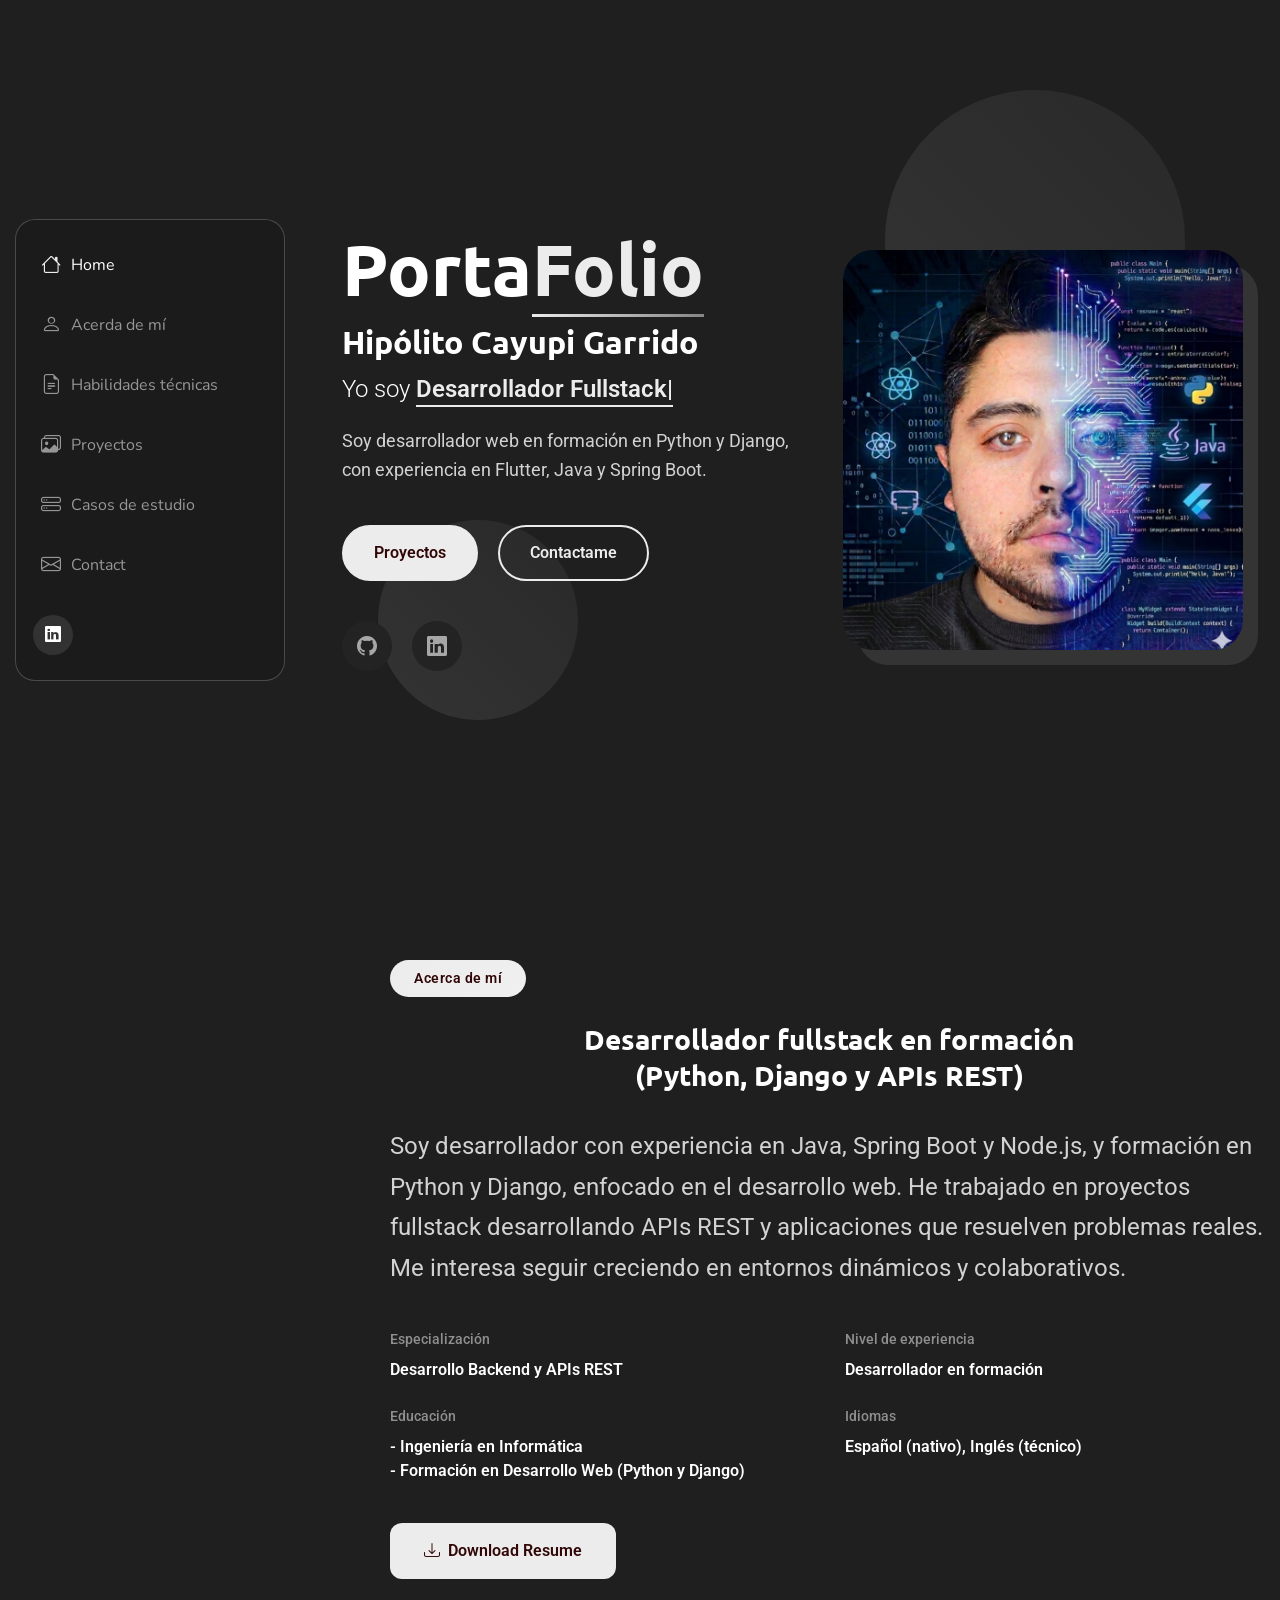
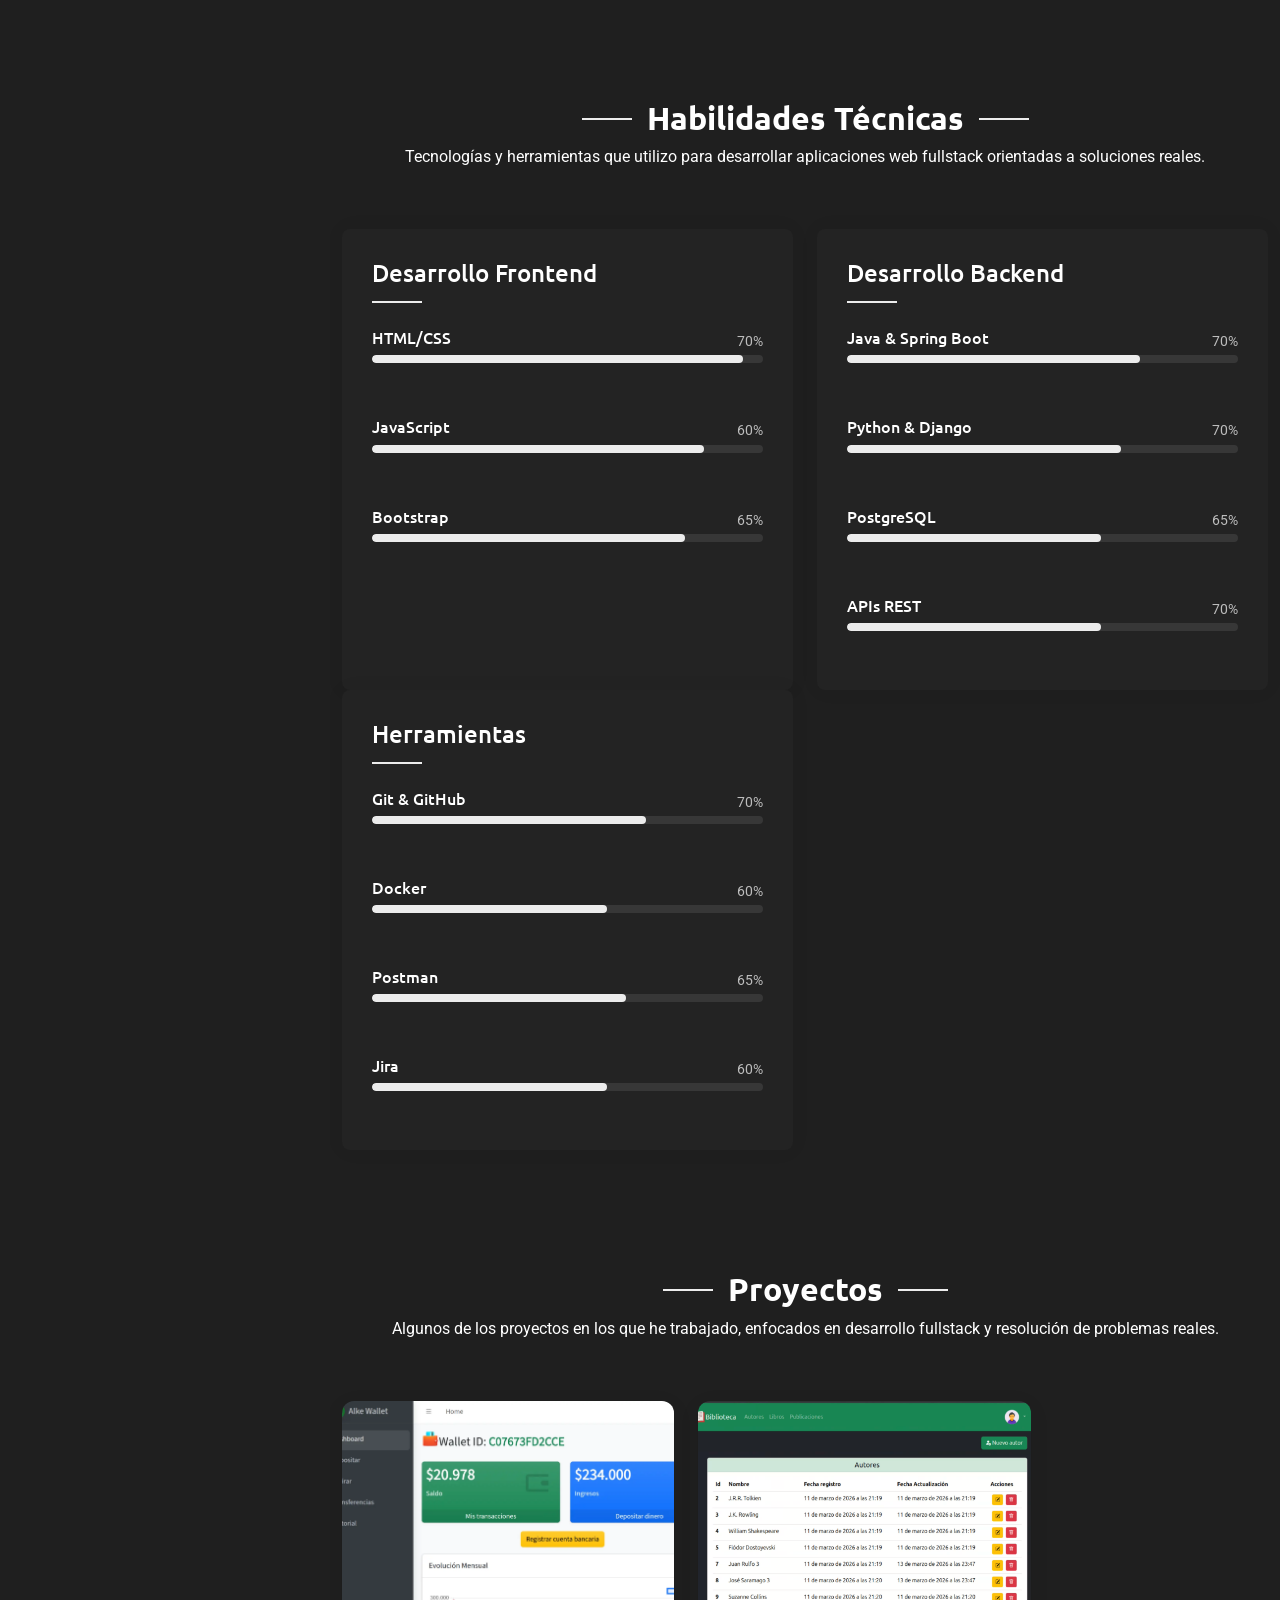
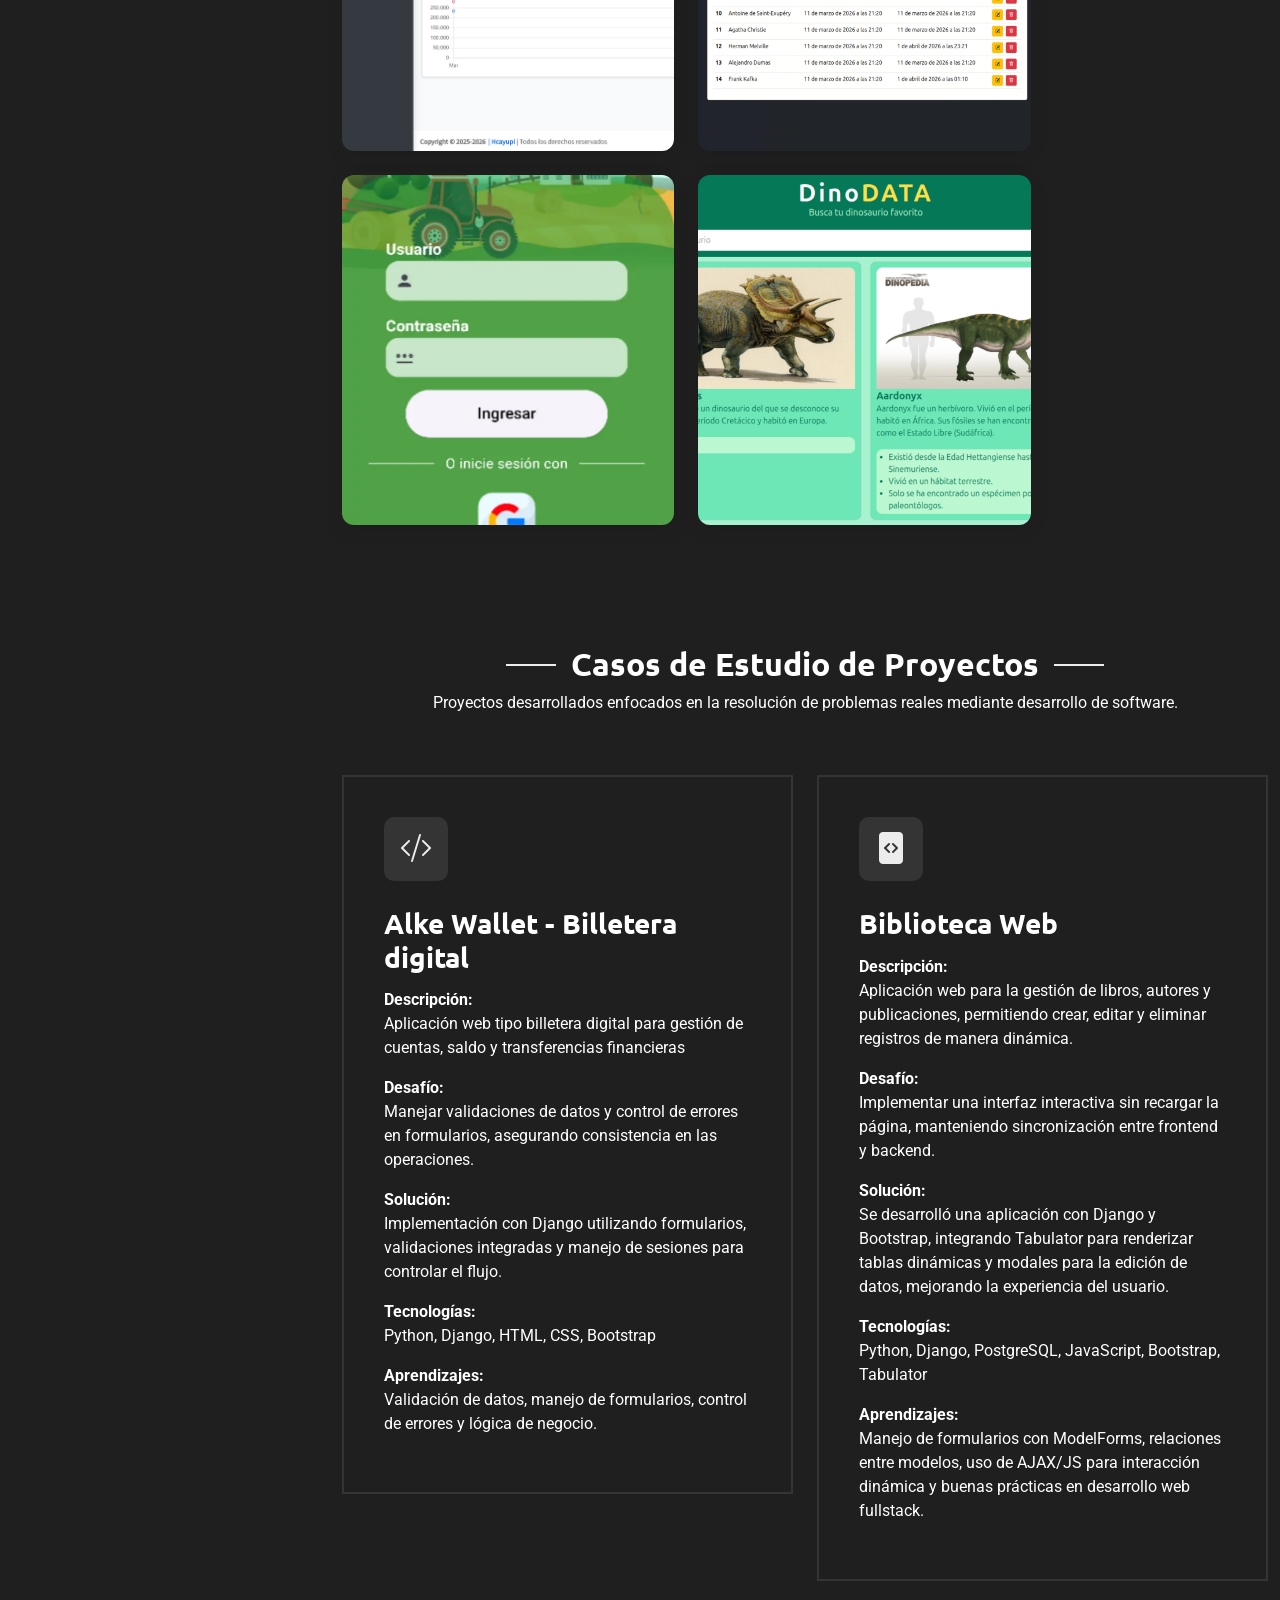
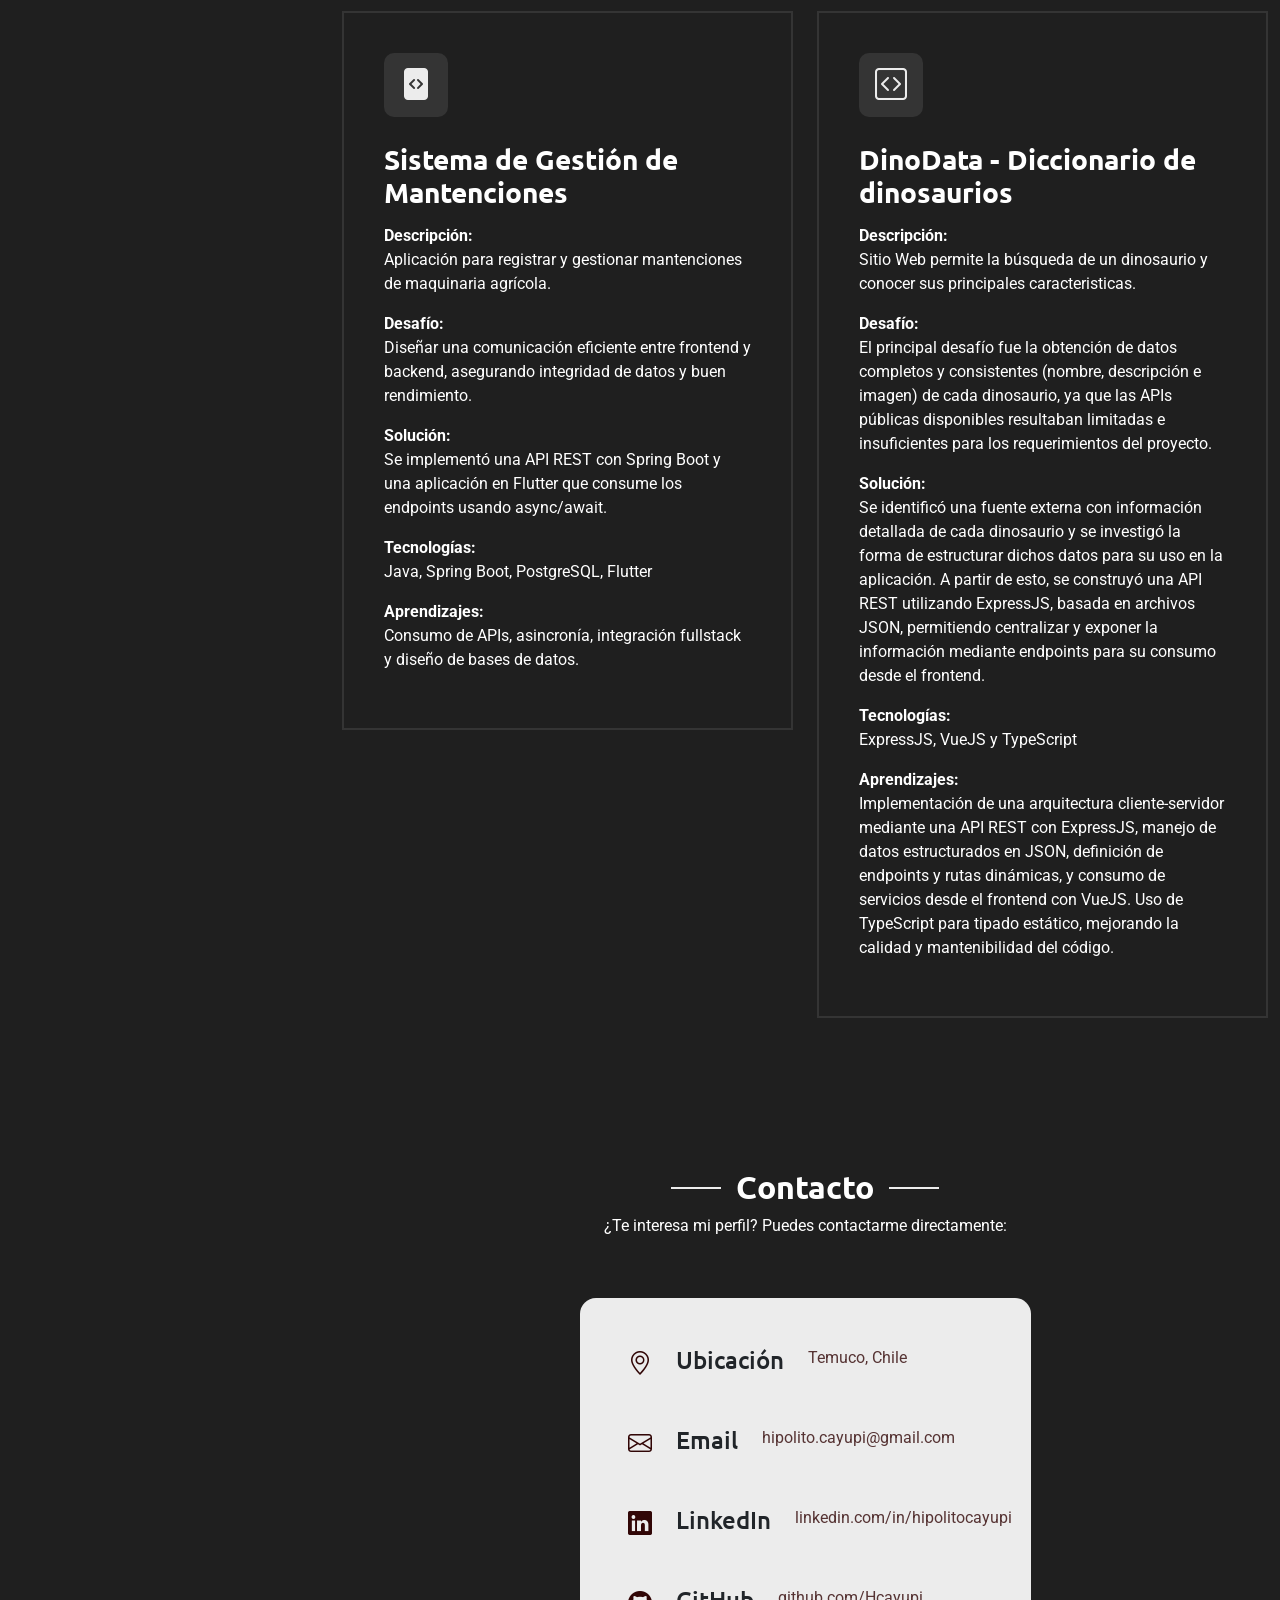
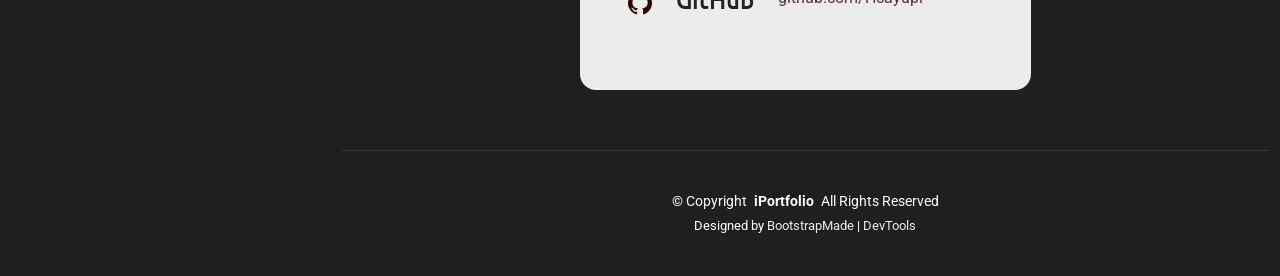
<file: index.html>
<!doctype html>
<html lang="en">
  <head>
    <meta charset="utf-8" />
    <meta content="width=device-width, initial-scale=1.0" name="viewport" />
    <title>Mi PortaFolio</title>
    <meta name="description" content="" />
    <meta name="keywords" content="" />

    <!-- Favicons -->
    <link href="assets/img/apple-touch-icon.png" rel="icon" />
    <link href="assets/img/apple-touch-icon.png" rel="apple-touch-icon" />

    <!-- Fonts -->
    <link href="https://fonts.googleapis.com" rel="preconnect" />
    <link href="https://fonts.gstatic.com" rel="preconnect" crossorigin />
    <link
      href="https://fonts.googleapis.com/css2?family=Roboto:ital,wght@0,100;0,300;0,400;0,500;0,700;0,900;1,100;1,300;1,400;1,500;1,700;1,900&family=Ubuntu:ital,wght@0,300;0,400;0,500;0,700;1,300;1,400;1,500;1,700&family=Nunito:ital,wght@0,200;0,300;0,400;0,500;0,600;0,700;0,800;0,900;1,200;1,300;1,400;1,500;1,600;1,700;1,800;1,900&display=swap"
      rel="stylesheet"
    />

    <!-- Vendor CSS Files -->
    <link
      href="assets/vendor/bootstrap/css/bootstrap.min.css"
      rel="stylesheet"
    />
    <link
      href="assets/vendor/bootstrap-icons/bootstrap-icons.css"
      rel="stylesheet"
    />
    <link href="assets/vendor/aos/aos.css" rel="stylesheet" />
    <link
      href="assets/vendor/glightbox/css/glightbox.min.css"
      rel="stylesheet"
    />
    <link href="assets/vendor/swiper/swiper-bundle.min.css" rel="stylesheet" />

    <!-- Main CSS File -->
    <link href="assets/css/main.css" rel="stylesheet" />
  </head>

  <body class="index-page">
    <header
      id="header"
      class="header dark-background d-flex flex-column justify-content-center"
    >
      <i class="header-toggle d-xl-none bi bi-list"></i>

      <div class="header-container d-flex flex-column align-items-start">
        <nav id="navmenu" class="navmenu">
          <ul>
            <li>
              <a href="#hero" class="active"
                ><i class="bi bi-house navicon"></i>Home</a
              >
            </li>
            <li>
              <a href="#about"
                ><i class="bi bi-person navicon"></i> Acerda de mí</a
              >
            </li>
            <li>
              <a href="#habilidades"
                ><i class="bi bi-file-earmark-text navicon"></i> Habilidades
                técnicas</a
              >
            </li>
            <li>
              <a href="#portfolio"
                ><i class="bi bi-images navicon"></i> Proyectos</a
              >
            </li>
            <li>
              <a href="#casos"
                ><i class="bi bi-hdd-stack navicon"></i> Casos de estudio</a
              >
            </li>
            <li>
              <a href="#contact"
                ><i class="bi bi-envelope navicon"></i> Contact</a
              >
            </li>
          </ul>
        </nav>

        <div class="social-links text-center">
          <a href="https://www.linkedin.com/in/hipolitocayupi/" class="linkedin"
            ><i class="bi bi-linkedin"></i
          ></a>
        </div>
      </div>
    </header>

    <main class="main">
      <!-- Hero Section -->
      <section id="hero" class="hero section">
        <div class="background-elements">
          <div class="bg-circle circle-1"></div>
          <div class="bg-circle circle-2"></div>
        </div>

        <div class="hero-content">
          <div class="container">
            <div class="row align-items-center">
              <div class="col-lg-6" data-aos="fade-right" data-aos-delay="100">
                <div class="hero-text">
                  <h1>Porta<span class="accent-text">Folio</span></h1>
                  <h2>Hipólito Cayupi Garrido</h2>
                  <p class="lead">
                    Yo soy
                    <span
                      class="typed"
                      data-typed-items=" Desarrollador Fullstack Junior"
                    ></span>
                  </p>
                  <p class="description">
                    Soy desarrollador web en formación en Python y Django, con
                    experiencia en Flutter, Java y Spring Boot.
                  </p>

                  <div class="hero-actions">
                    <a href="#portfolio" class="btn btn-primary"
                      >Proyectos</a
                    >
                    <a href="#contact" class="btn btn-outline">Contactame</a>
                  </div>
                  <div class="social-links">
                    <a href="https://github.com/Hcayupi"
                      ><i class="bi bi-github"></i
                    ></a>
                    <a href="https://www.linkedin.com/in/hipolitocayupi/"
                      ><i class="bi bi-linkedin"></i
                    ></a>
                  </div>
                </div>
              </div>

              <div class="col-lg-6" data-aos="fade-left" data-aos-delay="200">
                <div class="hero-visual">
                  <div class="profile-container">
                    <div class="profile-background"></div>
                    <img
                      src="assets/img/profile/profile-2.webp"
                      alt="hcayupi"
                      class="profile-image"
                    />
                  </div>
                </div>
              </div>
            </div>
          </div>
        </div>
      </section>
      <!-- /Hero Section -->

      <!-- About Section -->
      <section id="about" class="about section">
        <div class="container" data-aos="fade-up" data-aos-delay="100">
          <div class="">
            <div class="col-lg" data-aos="fade-left" data-aos-delay="300">
              <div class="about-content">
                <div class="section-header justify-content-center">
                  <span class="badge-text">Acerca de mí</span>
                  <h2 class="text-center fs-3">
                    Desarrollador fullstack en formación
                  </h2>
                  <h2 class="text-center fs-3">(Python, Django y APIs REST)</h2>
                </div>

                <div class="description">
                  <p class="fs-4">
                    Soy desarrollador con experiencia en Java, Spring Boot y Node.js, y formación en Python y Django, 
                    enfocado en el desarrollo web. He trabajado en proyectos fullstack desarrollando APIs REST y 
                    aplicaciones que resuelven problemas reales. Me interesa seguir creciendo en entornos dinámicos 
                    y colaborativos.
                    </p>

                </div>

                <div class="details-grid">
                  <div class="detail-row">
                    <div class="detail-item">
                      <span class="detail-label">Especialización</span>
                      <span class="detail-value"
                        >Desarrollo Backend y APIs REST</span
                      >
                    </div>
                    <div class="detail-item">
                      <span class="detail-label">Nivel de experiencia</span>
                      <span class="detail-value"
                        >Desarrollador en formación</span
                      >
                    </div>
                  </div>
                  <div class="detail-row">
                    <div class="detail-item">
                      <span class="detail-label">Educación</span>
                      <span class="detail-value"
                        >- Ingeniería en Informática</span
                      >
                      <span class="detail-value"
                        >- Formación en Desarrollo Web (Python y Django)</span
                      >
                    </div>
                    <div class="detail-item">
                      <span class="detail-label">Idiomas</span>
                      <span class="detail-value"
                        >Español (nativo), Inglés (técnico)</span
                      >
                    </div>
                  </div>
                </div>

                <div class="cta-section">
                  <a href="https://drive.google.com/file/d/1yG33SVEf67AUNyKCUiZ5T2BkIRO9ElBa/view?usp=drive_link" class="btn btn-primary">
                    <i class="bi bi-download"></i>
                    Download Resume
                  </a>
                </div>
              </div>
            </div>
          </div>
        </div>
      </section>
      <!-- /About Section -->

      <!-- Skills Section -->
      <section id="habilidades" class="skills section">
        <!-- Section Title -->
        <div class="container section-title" data-aos="fade-up">
          <h2>Habilidades Técnicas</h2>
          <p>
            Tecnologías y herramientas que utilizo para desarrollar aplicaciones
            web fullstack orientadas a soluciones reales.
          </p>
        </div>
        <!-- End Section Title -->

        <div class="container" data-aos="fade-up" data-aos-delay="100">
          <div class="row">
            <div class="col-lg-6">
              <div
                class="skills-category"
                data-aos="fade-up"
                data-aos-delay="200"
              >
                <h3>Desarrollo Frontend</h3>
                <div class="skills-animation">
                  <div class="skill-item">
                    <div
                      class="d-flex justify-content-between align-items-center"
                    >
                      <h4>HTML/CSS</h4>
                      <span class="skill-percentage">70%</span>
                    </div>
                    <div class="progress">
                      <div
                        class="progress-bar"
                        role="progressbar"
                        aria-valuenow="95"
                        aria-valuemin="0"
                        aria-valuemax="100"
                      ></div>
                    </div>
                    <div class="skill-tooltip">
                      Maquetación web responsive y uso de Bootstrap
                    </div>
                  </div>

                  <div class="skill-item">
                    <div
                      class="d-flex justify-content-between align-items-center"
                    >
                      <h4>JavaScript</h4>
                      <span class="skill-percentage">60%</span>
                    </div>
                    <div class="progress">
                      <div
                        class="progress-bar"
                        role="progressbar"
                        aria-valuenow="85"
                        aria-valuemin="0"
                        aria-valuemax="100"
                      ></div>
                    </div>
                    <div class="skill-tooltip">
                      Manipulación del DOM y consumo de APIs
                    </div>
                  </div>

                  <div class="skill-item">
                    <div
                      class="d-flex justify-content-between align-items-center"
                    >
                      <h4>Bootstrap</h4>
                      <span class="skill-percentage">65%</span>
                    </div>
                    <div class="progress">
                      <div
                        class="progress-bar"
                        role="progressbar"
                        aria-valuenow="80"
                        aria-valuemin="0"
                        aria-valuemax="100"
                      ></div>
                    </div>
                    <div class="skill-tooltip">
                      Diseño de interfaces responsivas utilizando componentes de
                      Bootstrap
                    </div>
                  </div>
                </div>
              </div>
              <!-- End Frontend Skills -->
            </div>

            <div class="col-lg-6">
              <div
                class="skills-category"
                data-aos="fade-up"
                data-aos-delay="300"
              >
                <h3>Desarrollo Backend</h3>
                <div class="skills-animation">
                  <div class="skill-item">
                    <div
                      class="d-flex justify-content-between align-items-center"
                    >
                      <h4>Java & Spring Boot</h4>
                      <span class="skill-percentage">70%</span>
                    </div>
                    <div class="progress">
                      <div
                        class="progress-bar"
                        role="progressbar"
                        aria-valuenow="75"
                        aria-valuemin="0"
                        aria-valuemax="100"
                      ></div>
                    </div>
                    <div class="skill-tooltip">
                      Desarrollo de APIs REST y lógica de negocio
                    </div>
                  </div>

                  <div class="skill-item">
                    <div
                      class="d-flex justify-content-between align-items-center"
                    >
                      <h4>Python & Django</h4>
                      <span class="skill-percentage">70%</span>
                    </div>
                    <div class="progress">
                      <div
                        class="progress-bar"
                        role="progressbar"
                        aria-valuenow="70"
                        aria-valuemin="0"
                        aria-valuemax="100"
                      ></div>
                    </div>
                    <div class="skill-tooltip">
                      Desarrollo de aplicaciones web y manejo de modelos
                    </div>
                  </div>

                  <div class="skill-item">
                    <div
                      class="d-flex justify-content-between align-items-center"
                    >
                      <h4>PostgreSQL</h4>
                      <span class="skill-percentage">65%</span>
                    </div>
                    <div class="progress">
                      <div
                        class="progress-bar"
                        role="progressbar"
                        aria-valuenow="65"
                        aria-valuemin="0"
                        aria-valuemax="100"
                      ></div>
                    </div>
                    <div class="skill-tooltip">
                      Diseño y consultas de bases de datos relacionales
                    </div>
                  </div>

                  <div class="skill-item">
                    <div
                      class="d-flex justify-content-between align-items-center"
                    >
                      <h4>APIs REST</h4>
                      <span class="skill-percentage">70%</span>
                    </div>
                    <div class="progress">
                      <div
                        class="progress-bar"
                        role="progressbar"
                        aria-valuenow="65"
                        aria-valuemin="0"
                        aria-valuemax="100"
                      ></div>
                    </div>
                    <div class="skill-tooltip">
                      Diseño, consumo e integración de servicios
                    </div>
                  </div>
                </div>
              </div>

              <!-- End Backend Skills -->
            </div>

            <div class="col-lg-6">
              <div
                class="skills-category"
                data-aos="fade-up"
                data-aos-delay="400"
              >
                <h3>Herramientas</h3>

                <div class="skills-animation">
                  <div class="skill-item">
                    <div
                      class="d-flex justify-content-between align-items-center"
                    >
                      <h4>Git & GitHub</h4>
                      <span class="skill-percentage">70%</span>
                    </div>
                    <div class="progress">
                      <div
                        class="progress-bar"
                        role="progressbar"
                        aria-valuenow="70"
                        aria-valuemin="0"
                        aria-valuemax="100"
                      ></div>
                    </div>
                    <div class="skill-tooltip">
                      Control de versiones y trabajo colaborativo
                    </div>
                  </div>

                  <div class="skill-item">
                    <div
                      class="d-flex justify-content-between align-items-center"
                    >
                      <h4>Docker</h4>
                      <span class="skill-percentage">60%</span>
                    </div>
                    <div class="progress">
                      <div
                        class="progress-bar"
                        role="progressbar"
                        aria-valuenow="60"
                        aria-valuemin="0"
                        aria-valuemax="100"
                      ></div>
                    </div>
                    <div class="skill-tooltip">
                      Contenerización de aplicaciones
                    </div>
                  </div>

                  <div class="skill-item">
                    <div
                      class="d-flex justify-content-between align-items-center"
                    >
                      <h4>Postman</h4>
                      <span class="skill-percentage">65%</span>
                    </div>
                    <div class="progress">
                      <div
                        class="progress-bar"
                        role="progressbar"
                        aria-valuenow="65"
                        aria-valuemin="0"
                        aria-valuemax="100"
                      ></div>
                    </div>
                    <div class="skill-tooltip">
                      Pruebas y consumo de APIs REST
                    </div>
                  </div>

                  <div class="skill-item">
                    <div
                      class="d-flex justify-content-between align-items-center"
                    >
                      <h4>Jira</h4>
                      <span class="skill-percentage">60%</span>
                    </div>
                    <div class="progress">
                      <div
                        class="progress-bar"
                        role="progressbar"
                        aria-valuenow="60"
                        aria-valuemin="0"
                        aria-valuemax="100"
                      ></div>
                    </div>
                    <div class="skill-tooltip">
                      Gestión de tareas en metodologías ágiles
                    </div>
                  </div>
                </div>
              </div>
            </div>
          </div>
        </div>
      </section>
      <!-- /Skills Section -->

      <!-- Portfolio Section -->
      <section id="portfolio" class="portfolio section">
        <!-- Section Title -->
        <div class="container section-title" data-aos="fade-up">
          <h2>Proyectos</h2>
          <p>
            Algunos de los proyectos en los que he trabajado, enfocados en
            desarrollo fullstack y resolución de problemas reales.
          </p>
        </div>
        <!-- End Section Title -->

        <div class="container " data-aos="fade-up" data-aos-delay="100">
          <div
            class="isotope-layout  justify-items-center"
            data-default-filter="*"
            data-layout="masonry"
            data-sort="original-order"
          >
            <div class="row ">
              <!-- <div class="col-lg-3 filter-sidebar">
                <div
                  class="filters-wrapper"
                  data-aos="fade-right"
                  data-aos-delay="150"
                >
                 <ul class="portfolio-filters isotope-filters">
                    <li data-filter="*" class="filter-active">Todos</li>
                    <li data-filter=".filter-fullstack">Fullstack</li>
                    <li data-filter=".filter-backend">Backend</li>
                  </ul>
                </div>
              </div>-->

              <div class="col-lg-9">
                <div
                  class="row gy-4 portfolio-container isotope-container"
                  data-aos="fade-up"
                  data-aos-delay="200"
                >
                  <div
                    class="col-lg-6 col-md-6 portfolio-item isotope-item filter-backend"
                  >
                    <div class="portfolio-wrap">
                      <img
                        src="assets/img/portfolio/portfolio-1-min.webp"
                        class="img-fluid"
                        alt="Alke Wallet"
                        loading="lazy"
                      />
                      <div class="portfolio-info">
                        <div class="content">
                          <!--<span class="category">Backend</span>-->
                          <h4 class="text-white">Alke Wallet</h4>
                          <p>
                            Aplicación web tipo billetera digital para 
                            gestión de cuentas, saldo y transferencias 
                            financieras
                          </p>
                          <p>Desarrollado con Python y Django</p>
                          <div class="portfolio-links">
                            <a
                              href="assets/img/portfolio/Alke_wallet_video.mp4"
                              class="glightbox"
                              data-type="video"
                              title="Prototipo Alke Wallet"
                            >
                             <i class="bi bi-play-fill"></i>
                            </a>

                            <a
                              href="https://github.com/Hcayupi/alke_wallet"
                              title="Ver código"
                            >
                              <i class="bi bi-github"></i>
                            </a>
                          </div>
                        </div>
                      </div>
                    </div>
                  </div>



              <div class="col-lg-9">
                <div
                  class="row gy-4 portfolio-container isotope-container"
                  data-aos="fade-up"
                  data-aos-delay="200"
                >
                  <div
                    class="col-lg-6 col-md-6 portfolio-item isotope-item filter-backend"
                  >
                    <div class="portfolio-wrap">
                      <img
                        src="assets/img/portfolio/biblioteca_01.webp"
                        class="img-fluid"
                        alt="Biblioteca"
                        loading="lazy"
                      />
                      <div class="portfolio-info">
                        <div class="content">
                          <!--<span class="category">Backend</span>-->
                          <h4 class="text-white">Biblioteca digital</h4>
                          <p>
                            Aplicación web básica para el registro de libros y sus autores
                          </p>
                          <p>Desarrollado con Python y Django</p>
                          <div class="portfolio-links">
                            <a
                              href="assets/img/portfolio/biblioteca.mp4"
                              class="glightbox"
                              data-type="video"
                              title="Prototipo Bibliteca"
                            >
                             <i class="bi bi-play-fill"></i>
                            </a>

                            <a
                              href="https://github.com/Hcayupi/biblioteca"
                              title="Ver código"
                            >
                              <i class="bi bi-github"></i>
                            </a>
                          </div>
                        </div>
                      </div>
                    </div>
                  </div>


                  <div
                    class="col-lg-6 col-md-6 portfolio-item isotope-item filter-fullstack">
                    <div class="portfolio-wrap">
                      <img
                        src="assets/img/portfolio/portfolio-2.webp"
                        class="img-fluid"
                        alt="Sistema de mantenciones"
                      />
                      <div class="portfolio-info">
                        <div class="content">
                          <!--<span class="category">Fullstack</span>-->
                          <h4 class="text-white">Sistema de Gestión de Mantenciones</h4>
                          <p>
                            Aplicación para registrar y gestionar mantenciones
                            de maquinaria agrícola y/o transportes varios.
                          </p>
                          <p>
                            Desarrollado con Java, SpringBoot en Backend y
                            Flutter en Frontend
                          </p>
                          <div class="portfolio-links">
                            <a
                              href="assets/img/portfolio/AgroMantenance_app.mp4"
                              class="glightbox"
                              data-type="video"
                              title="App de mantenimientos"
                            >  <i class="bi bi-play-fill"></i>
                            </a>

                            <a
                              href="https://github.com/Hcayupi/maintenance_frontend"
                              title="Ver código"
                            >
                              <i class="bi bi-github"></i>
                            </a>
                          </div>
                        </div>
                      </div>
                    </div>
                  </div>

                   <div
                    class="col-lg-6 col-md-6 portfolio-item isotope-item filter-fullstack">
                    <div class="portfolio-wrap">
                      <img
                        src="assets/img/portfolio/dino_data.png"
                        class="img-fluid"
                        alt="Sistema de mantenciones"
                      />
                      <div class="portfolio-info">
                        <div class="content">
                          <!--<span class="category">Fullstack</span>-->
                          <h4 class="text-white">Diccionario de dinosaurios</h4>
                          <p>
                            Diccionario web de dinosaurios. Permite buscar un dinosaurio
                            y conocer sus principales caracteristicas.
                          </p>
                          <p>
                            Desarrollado con VueJS y TypeScript. API generada con ExpressJS del sitio: 
                            <a href="https://dinosaurpictures.org/" class="text-info">dinosaurpictures.org</a>
                          </p>
                          <div class="portfolio-links">
                          <a
                              href="assets/img/portfolio/Dino_data.mp4"
                              class="glightbox"
                              data-type="video"
                              title="Proyecto DinoData"
                            >  <i class="bi bi-play-fill"></i>
                            </a>

                            <a
                              href="https://dinosaurs-app.vercel.app/"
                              title="Acceder al sitio"
                            >
                             <i class="bi bi-link"></i>

                               <a
                              href="https://github.com/Hcayupi/vue-project/tree/main/dinosaurs-app"
                              title="Ver código"
                            >
                             <i class="bi bi-github"></i>
                            </a>
                          </div>
                        </div>
                      </div>
                    </div>
                  </div>
                </div>
                <!-- End Portfolio Container -->
                 
              </div>
            </div>
          </div>
        </div>
      </section>
      <!-- /Portfolio Section -->

      <section id="casos" class="services section">
        <div class="container section-title" data-aos="fade-up">
          <h2>Casos de Estudio de Proyectos</h2>
          <p>
            Proyectos desarrollados enfocados en la resolución de problemas
            reales mediante desarrollo de software.
          </p>
        </div>

        <div class="container">
          <div class="row">
            <div class="col-lg-6" data-aos="fade-up" data-aos-delay="200">
              <div class="service-card">
                <div class="service-icon">
                  <i class="bi bi-code-slash"></i>
                </div>
                <h3>Alke Wallet - Billetera digital</h3>

                <div class="mb-3">
                  <strong>Descripción:</strong>
                  <p class="mb-0">
                    Aplicación web tipo billetera digital para 
                    gestión de cuentas, saldo y transferencias 
                    financieras
                  </p>
                </div>

                <div class="mb-3">
                  <strong>Desafío:</strong>
                  <p class="mb-0">
                    Manejar validaciones de datos y control de errores en
                    formularios, asegurando consistencia en las operaciones.
                  </p>
                </div>

                <div class="mb-3">
                  <strong>Solución:</strong>
                  <p class="mb-0">
                    Implementación con Django utilizando formularios,
                    validaciones integradas y manejo de sesiones para controlar
                    el flujo.
                  </p>
                </div>

                <div class="mb-3">
                  <strong>Tecnologías:</strong>
                  <p class="mb-0">Python, Django, HTML, CSS, Bootstrap</p>
                </div>

                <div class="mb-3">
                  <strong>Aprendizajes:</strong>
                  <p class="mb-0">
                    Validación de datos, manejo de formularios, control de
                    errores y lógica de negocio.
                  </p>
                </div>
              </div>
            </div>

            <div class="col-lg-6" data-aos="fade-up" data-aos-delay="100">
              <div class="service-card">
                <div class="service-icon">
                  <i class="bi bi-file-code-fill"></i>
                </div>
                <h3>Biblioteca Web</h3>

                <div class="mb-3">
                  <strong>Descripción:</strong>
                  <p class="mb-0">
                    Aplicación web para la gestión de libros, autores y publicaciones,
                    permitiendo crear, editar y eliminar registros de manera dinámica.
                  </p>
                </div>

                <div class="mb-3">
                  <strong>Desafío:</strong>
                  <p class="mb-0">
                    Implementar una interfaz interactiva sin recargar la página,
                    manteniendo sincronización entre frontend y backend.
                  </p>
                </div>

                <div class="mb-3">
                  <strong>Solución:</strong>
                  <p class="mb-0">
                    Se desarrolló una aplicación con Django y Bootstrap, integrando
                    Tabulator para renderizar tablas dinámicas y modales para la
                    edición de datos, mejorando la experiencia del usuario.
                  </p>
                </div>

                <div class="mb-3">
                  <strong>Tecnologías:</strong>
                  <p class="mb-0">
                    Python, Django, PostgreSQL, JavaScript, Bootstrap, Tabulator
                  </p>
                </div>

                <div class="mb-3">
                  <strong>Aprendizajes:</strong>
                  <p class="mb-0">
                    Manejo de formularios con ModelForms, relaciones entre modelos,
                    uso de AJAX/JS para interacción dinámica y buenas prácticas
                    en desarrollo web fullstack.
                  </p>
                </div>
              </div>
            </div>

            

          <div class="container">
            <div class="row">
              <div class="col-lg-6" data-aos="fade-up" data-aos-delay="100">
                <div class="service-card">
                  <div class="service-icon">
                    <i class="bi bi-file-code-fill"></i>
                  </div>
                  <h3>Sistema de Gestión de Mantenciones</h3>

                  <div class="mb-3">
                    <strong>Descripción:</strong>
                    <p class="mb-0">
                      Aplicación para registrar y gestionar mantenciones de
                      maquinaria agrícola.
                    </p>
                  </div>

                  <div class="mb-3">
                    <strong>Desafío:</strong>
                    <p class="mb-0">
                      Diseñar una comunicación eficiente entre frontend y backend,
                      asegurando integridad de datos y buen rendimiento.
                    </p>
                  </div>

                  <div class="mb-3">
                    <strong>Solución:</strong>
                    <p class="mb-0">
                      Se implementó una API REST con Spring Boot y una aplicación
                      en Flutter que consume los endpoints usando async/await.
                    </p>
                  </div>

                  <div class="mb-3">
                    <strong>Tecnologías:</strong>
                    <p class="mb-0">Java, Spring Boot, PostgreSQL, Flutter</p>
                  </div>

                  <div class="mb-3">
                    <strong>Aprendizajes:</strong>
                    <p class="mb-0">
                      Consumo de APIs, asincronía, integración fullstack y diseño
                      de bases de datos.
                    </p>
                  </div>
                </div>
              </div>

            <div class="col-lg-6" data-aos="fade-up" data-aos-delay="200">
              <div class="service-card">
                <div class="service-icon">
                  <i class="bi bi-code-square"></i>
                </div>
                <h3>DinoData - Diccionario de dinosaurios</h3>

                <div class="mb-3">
                  <strong>Descripción:</strong>
                  <p class="mb-0">
                    Sitio Web  permite la búsqueda de un dinosaurio y conocer sus principales caracteristicas.
                  </p>
                </div>

                <div class="mb-3">
                <strong>Desafío:</strong>
                <p class="mb-0">
                  El principal desafío fue la obtención de datos completos y consistentes (nombre, descripción e imagen) de cada dinosaurio, 
                  ya que las APIs públicas disponibles resultaban limitadas e insuficientes para los requerimientos del proyecto.
                </p>
              </div>

                <div class="mb-3">
                <strong>Solución:</strong>
                <p class="mb-0">
                  Se identificó una fuente externa con información detallada de cada dinosaurio y se investigó la forma de estructurar 
                  dichos datos para su uso en la aplicación. A partir de esto, se construyó una API REST utilizando ExpressJS, basada en 
                  archivos JSON, permitiendo centralizar y exponer la información mediante endpoints para su consumo desde el frontend.
                </p>
              </div>

                <div class="mb-3">
                  <strong>Tecnologías:</strong>
                  <p class="mb-0">ExpressJS, VueJS y TypeScript</p>
                </div>

                <div class="mb-3">
                  <strong>Aprendizajes:</strong>
                  <p class="mb-0">
                  Implementación de una arquitectura cliente-servidor mediante una API REST con ExpressJS, 
                  manejo de datos estructurados en JSON, definición de endpoints y rutas dinámicas, 
                  y consumo de servicios desde el frontend con VueJS. Uso de TypeScript para tipado estático, 
                  mejorando la calidad y mantenibilidad del código.
                  </p>
                </div>
              </div>
            </div>

          </div>
        </div>


      </section>
      <section id="contact" class="contact section">
        <div class="container section-title" data-aos="fade-up">
          <h2>Contacto</h2>
          <p>¿Te interesa mi perfil? Puedes contactarme directamente:</p>
        </div>

        <div class="container">
          <div class="row justify-content-center">
            <div class="col-lg-6">
              <div class="info-box text-center">
                <div class="info-item mb-4">
                  <i class="bi bi-geo-alt fs-4 "></i>
                  <h4 class="text-dark">Ubicación</h4>
                  <p>Temuco, Chile</p>
                </div>

                <div class="info-item mb-4">
                  <i class="bi bi-envelope fs-4"></i>
                  <h4 class="text-dark">Email</h4>
                  <p>hipolito.cayupi@gmail.com</p>
                </div>

                <div class="info-item mb-4">
                  <i class="bi bi-linkedin fs-4"></i>
                  <h4 class="text-dark">LinkedIn</h4>
                  <p>
                    <a
                      href="https://www.linkedin.com/in/hipolitocayupi/"
                      target="_blank"
                    >
                      linkedin.com/in/hipolitocayupi
                    </a>
                  </p>
                </div>

                <div class="info-item">
                  <i class="bi bi-github fs-4"></i>
                  <h4 class="text-dark">GitHub</h4>
                  <p>
                    <a href="https://github.com/Hcayupi" target="_blank">
                      github.com/Hcayupi
                    </a>
                  </p>
                </div>
              </div>
            </div>
          </div>
        </div>
      </section>
    </main>

    <footer id="footer" class="footer position-relative">
      <div class="container">
        <div class="copyright text-center">
          <p>
            © <span>Copyright</span>
            <strong class="px-1 sitename">iPortfolio</strong>
            <span>All Rights Reserved</span>
          </p>
        </div>
        <div class="credits">
          <!-- All the links in the footer should remain intact. -->
          <!-- You can delete the links only if you've purchased the pro version. -->
          <!-- Licensing information: https://bootstrapmade.com/license/ -->
          <!-- Purchase the pro version with working PHP/AJAX contact form: [buy-url] -->
          Designed by <a href="https://bootstrapmade.com/">BootstrapMade</a> |
          <a href="https://bootstrapmade.com/tools/">DevTools</a>
        </div>
      </div>
    </footer>

    <!-- Scroll Top -->
    <a
      href="#"
      id="scroll-top"
      class="scroll-top d-flex align-items-center justify-content-center"
      ><i class="bi bi-arrow-up-short"></i
    ></a>

    <!-- Preloader -->
    <div id="preloader"></div>

    <!-- Vendor JS Files -->
    <script src="assets/vendor/bootstrap/js/bootstrap.bundle.min.js"></script>
    <script src="assets/vendor/aos/aos.js"></script>
    <script src="assets/vendor/typed.js/typed.umd.js"></script>
    <script src="assets/vendor/purecounter/purecounter_vanilla.js"></script>
    <script src="assets/vendor/waypoints/noframework.waypoints.js"></script>
    <script src="assets/vendor/isotope-layout/isotope.pkgd.min.js"></script>
    <script src="assets/vendor/imagesloaded/imagesloaded.pkgd.min.js"></script>
    <script src="assets/vendor/glightbox/js/glightbox.min.js"></script>
    <script src="assets/vendor/swiper/swiper-bundle.min.js"></script>

    <!-- Main JS File -->
    <script src="assets/js/main.js"></script>
  </body>
</html>
</file>
<file: assets/css/main.css>
/**
* Template Name: SnapFolio
* Template URL: https://bootstrapmade.com/snapfolio-bootstrap-portfolio-template/
* Updated: Jul 21 2025 with Bootstrap v5.3.7
* Author: BootstrapMade.com
* License: https://bootstrapmade.com/license/
*/

/*--------------------------------------------------------------
# Font & Color Variables
# Help: https://bootstrapmade.com/color-system/
--------------------------------------------------------------*/
/* Fonts */
:root {
  --default-font: "Roboto",  system-ui, -apple-system, "Segoe UI", Roboto, "Helvetica Neue", Arial, "Noto Sans", "Liberation Sans", sans-serif, "Apple Color Emoji", "Segoe UI Emoji", "Segoe UI Symbol", "Noto Color Emoji";
  --heading-font: "Ubuntu",  sans-serif;
  --nav-font: "Nunito",  sans-serif;
}

/* Global Colors - The following color variables are used throughout the website. Updating them here will change the color scheme of the entire website */
:root { 
  --background-color: #1f1f1f; /* Background color for the entire website, including individual sections */
  --default-color: #ffffff; /* Default color used for the majority of the text content across the entire website */
  --heading-color: #ffffff; /* Color for headings, subheadings and title throughout the website */
  --accent-color: #ececec; /* Accent color that represents your brand on the website. It's used for buttons, links, and other elements that need to stand out */
  --surface-color: #232323; /* The surface color is used as a background of boxed elements within sections, such as cards, icon boxes, or other elements that require a visual separation from the global background. */
  --contrast-color: #310606; /* Contrast color for text, ensuring readability against backgrounds of accent, heading, or default colors. */
}

/* Nav Menu Colors - The following color variables are used specifically for the navigation menu. They are separate from the global colors to allow for more customization options */
:root {
  --nav-color: rgba(236, 236, 236, 0.59);  /* The default color of the main navmenu links */
  --nav-hover-color: #ffffff; /* Applied to main navmenu links when they are hovered over or active */
  --nav-mobile-background-color: #393939; /* Used as the background color for mobile navigation menu */
  --nav-dropdown-background-color: #393939; /* Used as the background color for dropdown items that appear when hovering over primary navigation items */
  --nav-dropdown-color: #ffffff; /* Used for navigation links of the dropdown items in the navigation menu. */
  --nav-dropdown-hover-color: #ececec; /* Similar to --nav-hover-color, this color is applied to dropdown navigation links when they are hovered over. */
}

/* Color Presets - These classes override global colors when applied to any section or element, providing reuse of the sam color scheme. */

.light-background {
  --background-color: #2c2c2c;
  --surface-color: #323232;
}

.dark-background {
  --background-color: #040b14;
  --default-color: #ffffff;
  --heading-color: #ffffff;
  --surface-color: #151f2b;
  --contrast-color: #ffffff;
}

/* Smooth scroll */
:root {
  scroll-behavior: smooth;
}

/*--------------------------------------------------------------
# General Styling & Shared Classes
--------------------------------------------------------------*/
body {
  color: var(--default-color);
  background-color: var(--background-color);
  font-family: var(--default-font);
}

a {
  color: var(--accent-color);
  text-decoration: none;
  transition: 0.3s;
}

a:hover {
  color: color-mix(in srgb, var(--accent-color), transparent 25%);
  text-decoration: none;
}

h1,
h2,
h3,
h4,
h5,
h6 {
  color: var(--heading-color);
  font-family: var(--heading-font);
}

/* PHP Email Form Messages
------------------------------*/
.php-email-form .error-message {
  display: none;
  background: #df1529;
  color: #ffffff;
  text-align: left;
  padding: 15px;
  margin-bottom: 24px;
  font-weight: 600;
}

.php-email-form .sent-message {
  display: none;
  color: #ffffff;
  background: #059652;
  text-align: center;
  padding: 15px;
  margin-bottom: 24px;
  font-weight: 600;
}

.php-email-form .loading {
  display: none;
  background: var(--surface-color);
  text-align: center;
  padding: 15px;
  margin-bottom: 24px;
}

.php-email-form .loading:before {
  content: "";
  display: inline-block;
  border-radius: 50%;
  width: 24px;
  height: 24px;
  margin: 0 10px -6px 0;
  border: 3px solid var(--accent-color);
  border-top-color: var(--surface-color);
  animation: php-email-form-loading 1s linear infinite;
}

@keyframes php-email-form-loading {
  0% {
    transform: rotate(0deg);
  }

  100% {
    transform: rotate(360deg);
  }
}

/*--------------------------------------------------------------
# Global Header
--------------------------------------------------------------*/
.header {
  --background-color: #1b1b1b;
  --contrast-color: #444444;
  color: var(--default-color);
  position: fixed;
  top: 0;
  left: 0;
  bottom: 0;
  padding: 0 15px;
  width: 300px;
  transition: all ease-in-out 0.3s;
  overflow-y: auto;
  z-index: 997;
}

.header .header-container {
  border-radius: 20px;
  padding: 15px;
  background-color: var(--background-color);
  border: 1px solid color-mix(in srgb, var(--default-color), transparent 80%);
}

.header .social-links {
  margin: 0 0 10px 0;
}

.header .social-links a {
  font-size: 16px;
  display: inline-flex;
  align-items: center;
  justify-content: center;
  background: color-mix(in srgb, var(--default-color), transparent 90%);
  color: var(--default-color);
  margin: 0 2px;
  border-radius: 50%;
  text-align: center;
  width: 40px;
  height: 40px;
  transition: 0.3s;
}

.header .social-links a:hover {
  color: var(--contrast-color);
  background: var(--accent-color);
}

@media (min-width: 1200px) {

  .header~main,
  .header~#footer {
    margin-left: 330px;
  }
}

@media (max-width: 1199px) {
  .header {
    left: -100%;
  }
}

.header.header-show {
  left: 0;
}

.header .header-toggle {
  color: var(--contrast-color);
  background-color: var(--accent-color);
  font-size: 22px;
  display: flex;
  align-items: center;
  justify-content: center;
  width: 40px;
  height: 40px;
  border-radius: 50%;
  cursor: pointer;
  position: fixed;
  top: 15px;
  right: 15px;
  z-index: 9999;
  transition: background-color 0.3s;
}

.header .header-toggle:hover {
  color: var(--contrast-color);
  background-color: color-mix(in srgb, var(--accent-color) 90%, white 15%);
}

/*--------------------------------------------------------------
# Navigation Menu
--------------------------------------------------------------*/
.mobile-nav-toggle {
  display: none;
}

.navmenu {
  padding: 0;
  z-index: 9997;
  width: 100%;
}

.navmenu ul {
  list-style: none;
  padding: 0 0 20px 0;
  margin: 0;
}

.navmenu a,
.navmenu a:focus {
  color: var(--nav-color);
  padding: 15px 10px;
  font-family: var(--nav-font);
  font-size: 16px;
  font-weight: 400;
  display: flex;
  align-items: center;
  white-space: nowrap;
  transition: 0.3s;
  width: 100%;
}

.navmenu a .navicon,
.navmenu a:focus .navicon {
  font-size: 20px;
  margin-right: 10px;
}

.navmenu a .toggle-dropdown,
.navmenu a:focus .toggle-dropdown {
  font-size: 12px;
  line-height: 0;
  margin-left: auto;
  width: 30px;
  height: 30px;
  display: flex;
  align-items: center;
  justify-content: center;
  border-radius: 50%;
  transition: 0.3s;
  flex-shrink: 0;
  background-color: color-mix(in srgb, var(--accent-color), transparent 90%);
}

.navmenu a .toggle-dropdown:hover,
.navmenu a:focus .toggle-dropdown:hover {
  background-color: var(--accent-color);
  color: var(--contrast-color);
}

.navmenu a:hover,
.navmenu .active,
.navmenu .active:focus {
  color: var(--nav-hover-color);
}

.navmenu a:hover .navicon,
.navmenu .active .navicon,
.navmenu .active:focus .navicon {
  color: var(--accent-color);
}

.navmenu .active .toggle-dropdown,
.navmenu .active:focus .toggle-dropdown {
  background-color: var(--accent-color);
  color: var(--contrast-color);
  transform: rotate(180deg);
}

.navmenu .dropdown {
  display: block;
}

.navmenu .dropdown a,
.navmenu .dropdown a:focus {
  color: --nav-dropdown-color;
}

.navmenu .dropdown a:hover,
.navmenu .dropdown .active,
.navmenu .dropdown .active:focus {
  color: var(--nav-dropdown-hover-color);
}

.navmenu .dropdown ul {
  position: static;
  display: none;
  z-index: 99;
  padding: 5px 10px;
  margin: 5px 10px;
  background-color: var(--nav-dropdown-background-color);
  border: 1px solid color-mix(in srgb, var(--default-color), transparent 90%);
  box-shadow: none;
  transition: all 0.5s ease-in-out;
}

.navmenu .dropdown ul ul {
  background-color: rgba(33, 37, 41, 0.1);
}

.navmenu .dropdown>.dropdown-active {
  display: block;
  background-color: rgba(33, 37, 41, 0.03);
}

/*--------------------------------------------------------------
# Global Footer
--------------------------------------------------------------*/
.footer {
  color: var(--default-color);
  background-color: var(--background-color);
  font-size: 14px;
  padding: 0 0 40px 0;
  position: relative;
}

.footer .copyright {
  padding-top: 40px;
  border-top: 1px solid color-mix(in srgb, var(--default-color), transparent 90%);
}

.footer .copyright p {
  margin-bottom: 0;
}

.footer .credits {
  margin-top: 4px;
  font-size: 13px;
  text-align: center;
}

/*--------------------------------------------------------------
# Preloader
--------------------------------------------------------------*/
#preloader {
  position: fixed;
  inset: 0;
  z-index: 999999;
  overflow: hidden;
  background: var(--background-color);
  transition: all 0.6s ease-out;
}

#preloader:before {
  content: "";
  position: fixed;
  top: calc(50% - 30px);
  left: calc(50% - 30px);
  border: 6px solid #ffffff;
  border-color: var(--accent-color) transparent var(--accent-color) transparent;
  border-radius: 50%;
  width: 60px;
  height: 60px;
  animation: animate-preloader 1.5s linear infinite;
}

@keyframes animate-preloader {
  0% {
    transform: rotate(0deg);
  }

  100% {
    transform: rotate(360deg);
  }
}

/*--------------------------------------------------------------
# Scroll Top Button
--------------------------------------------------------------*/
.scroll-top {
  position: fixed;
  visibility: hidden;
  opacity: 0;
  right: 15px;
  bottom: -15px;
  z-index: 99999;
  background-color: var(--accent-color);
  width: 44px;
  height: 44px;
  border-radius: 50px;
  transition: all 0.4s;
}

.scroll-top i {
  font-size: 24px;
  color: var(--contrast-color);
  line-height: 0;
}

.scroll-top:hover {
  background-color: color-mix(in srgb, var(--accent-color), transparent 20%);
  color: var(--contrast-color);
}

.scroll-top.active {
  visibility: visible;
  opacity: 1;
  bottom: 15px;
}

/*--------------------------------------------------------------
# Disable aos animation delay on mobile devices
--------------------------------------------------------------*/
@media screen and (max-width: 768px) {
  [data-aos-delay] {
    transition-delay: 0 !important;
  }
}

/*--------------------------------------------------------------
# Global Page Titles & Breadcrumbs
--------------------------------------------------------------*/
.page-title {
  color: var(--default-color);
  padding: 25px 0 0 0;
  position: relative;
}

.page-title .container {
  border-bottom: 1px solid color-mix(in srgb, var(--default-color), transparent 90%);
  padding-bottom: 25px;
}

.page-title h1 {
  font-size: 24px;
  font-weight: 700;
}

.page-title .breadcrumbs ol {
  display: flex;
  flex-wrap: wrap;
  list-style: none;
  padding: 0;
  margin: 0;
  font-size: 14px;
  font-weight: 400;
}

.page-title .breadcrumbs ol li+li {
  padding-left: 10px;
}

.page-title .breadcrumbs ol li+li::before {
  content: "/";
  display: inline-block;
  padding-right: 10px;
  color: color-mix(in srgb, var(--default-color), transparent 70%);
}

/*--------------------------------------------------------------
# Global Sections
--------------------------------------------------------------*/
section,
.section {
  color: var(--default-color);
  background-color: var(--background-color);
  padding: 60px 0;
  overflow: clip;
}

/*--------------------------------------------------------------
# Global Section Titles
--------------------------------------------------------------*/
.section-title {
  text-align: center;
  padding-bottom: 60px;
  position: relative;
}

.section-title h2 {
  font-size: 32px;
  font-weight: 700;
  position: relative;
}

.section-title h2:before,
.section-title h2:after {
  content: "";
  width: 50px;
  height: 2px;
  background: var(--accent-color);
  display: inline-block;
}

.section-title h2:before {
  margin: 0 15px 10px 0;
}

.section-title h2:after {
  margin: 0 0 10px 15px;
}

.section-title p {
  margin-bottom: 0;
}

/*--------------------------------------------------------------
# Hero Section
--------------------------------------------------------------*/
.hero {
  min-height: 100vh;
  position: relative;
  overflow: hidden;
  display: flex;
  align-items: center;
}

.hero .background-elements {
  position: absolute;
  top: 0;
  left: 0;
  width: 100%;
  height: 100%;
  z-index: 1;
  overflow: hidden;
}

.hero .background-elements .bg-circle {
  position: absolute;
  border-radius: 50%;
  background: linear-gradient(45deg, color-mix(in srgb, var(--accent-color), transparent 90%), color-mix(in srgb, var(--accent-color), transparent 95%));
  animation: float 6s ease-in-out infinite;
}

.hero .background-elements .bg-circle.circle-1 {
  width: 300px;
  height: 300px;
  top: 10%;
  right: 10%;
  animation-delay: 0s;
}

.hero .background-elements .bg-circle.circle-2 {
  width: 200px;
  height: 200px;
  bottom: 20%;
  left: 5%;
  animation-delay: 2s;
}

.hero .hero-content {
  position: relative;
  width: 100%;
  z-index: 2;
}

.hero .container {
  position: relative;
  z-index: 3;
}

.hero .hero-text h1 {
  font-size: 72px;
  font-weight: 800;
  line-height: 1.1;
  margin-bottom: 15px;
  color: var(--heading-color);
}

.hero .hero-text h1 .accent-text {
  color: var(--accent-color);
  position: relative;
}

.hero .hero-text h1 .accent-text::after {
  content: "";
  position: absolute;
  bottom: -5px;
  left: 0;
  width: 100%;
  height: 3px;
  background: linear-gradient(90deg, var(--accent-color), color-mix(in srgb, var(--accent-color), transparent 50%));
}

.hero .hero-text h2 {
  font-size: 32px;
  font-weight: 600;
  color: var(--heading-color);
  margin-bottom: 10px;
}

.hero .hero-text .lead {
  font-size: 24px;
  margin-bottom: 20px;
  color: var(--default-color);
}

.hero .hero-text .lead span {
  color: var(--accent-color);
  font-weight: 600;
  border-bottom: 2px solid var(--accent-color);
  padding-bottom: 2px;
}

.hero .hero-text .description {
  font-size: 18px;
  line-height: 1.6;
  color: color-mix(in srgb, var(--default-color), transparent 20%);
  margin-bottom: 40px;
  max-width: 500px;
}

.hero .hero-actions {
  display: flex;
  gap: 20px;
  margin-bottom: 40px;
  flex-wrap: wrap;
}

.hero .hero-actions .btn {
  padding: 14px 30px;
  font-size: 16px;
  font-weight: 600;
  border-radius: 50px;
  text-decoration: none;
  transition: all 0.3s ease;
  border: 2px solid;
}

.hero .hero-actions .btn.btn-primary {
  background-color: var(--accent-color);
  color: var(--contrast-color);
  border-color: var(--accent-color);
}

.hero .hero-actions .btn.btn-primary:hover {
  background-color: color-mix(in srgb, var(--accent-color), black 10%);
  transform: translateY(-2px);
  box-shadow: 0 8px 25px color-mix(in srgb, var(--accent-color), transparent 70%);
}

.hero .hero-actions .btn.btn-outline {
  background-color: transparent;
  color: var(--accent-color);
  border-color: var(--accent-color);
}

.hero .hero-actions .btn.btn-outline:hover {
  background-color: var(--accent-color);
  color: var(--contrast-color);
  transform: translateY(-2px);
}

.hero .social-links {
  display: flex;
  gap: 20px;
}

.hero .social-links a {
  width: 50px;
  height: 50px;
  display: flex;
  align-items: center;
  justify-content: center;
  background-color: var(--surface-color);
  color: color-mix(in srgb, var(--default-color), transparent 40%);
  border-radius: 50%;
  font-size: 20px;
  transition: all 0.3s ease;
}

.hero .social-links a:hover {
  color: var(--contrast-color);
  background-color: var(--accent-color);
  transform: translateY(-3px);
  box-shadow: 0 8px 25px color-mix(in srgb, var(--accent-color), transparent 70%);
}

.hero .hero-visual {
  display: flex;
  justify-content: center;
  align-items: center;
  height: 100%;
}

.hero .hero-visual .profile-container {
  position: relative;
  width: 400px;
  height: 400px;
}

.hero .hero-visual .profile-container .profile-background {
  position: absolute;
  top: 15px;
  left: 15px;
  width: 100%;
  height: 100%;
  background: color-mix(in srgb, var(--accent-color), transparent 90%);
  border-radius: 30px;
  z-index: 1;
}

.hero .hero-visual .profile-container .profile-image {
  position: relative;
  width: 100%;
  height: 100%;
  object-fit: cover;
  border-radius: 30px;
  z-index: 2;
}

@keyframes float {

  0%,
  100% {
    transform: translateY(0px);
  }

  50% {
    transform: translateY(-20px);
  }
}

@keyframes floatIcon {

  0%,
  100% {
    transform: translateY(0px) rotate(0deg);
  }

  50% {
    transform: translateY(-10px) rotate(5deg);
  }
}

@media (max-width: 992px) {
  .hero .hero-text {
    text-align: center;
    margin-bottom: 50px;
  }

  .hero .hero-text h1 {
    font-size: 56px;
  }

  .hero .hero-text h2 {
    font-size: 28px;
  }

  .hero .hero-text .lead {
    font-size: 20px;
  }

  .hero .hero-visual .profile-container {
    width: 350px;
    height: 350px;
  }
}

@media (max-width: 768px) {
  .hero .hero-text h1 {
    font-size: 42px;
  }

  .hero .hero-text h2 {
    font-size: 24px;
  }

  .hero .hero-text .lead {
    font-size: 18px;
  }

  .hero .hero-text .description {
    font-size: 16px;
  }

  .hero .hero-actions {
    justify-content: center;
  }

  .hero .hero-actions .btn {
    padding: 12px 25px;
    font-size: 14px;
  }

  .hero .hero-visual .profile-container {
    width: 300px;
    height: 300px;
  }

  .hero .background-elements .bg-circle.circle-1 {
    width: 200px;
    height: 200px;
  }

  .hero .background-elements .bg-circle.circle-2 {
    width: 150px;
    height: 150px;
  }

  .hero .background-elements .bg-circle.circle-3 {
    width: 100px;
    height: 100px;
  }
}

/*--------------------------------------------------------------
# About Section
--------------------------------------------------------------*/
.about .profile-card {
  background: linear-gradient(135deg, var(--surface-color) 0%, color-mix(in srgb, var(--surface-color), var(--accent-color) 5%) 100%);
  border-radius: 2rem;
  padding: 2.5rem;
  text-align: center;
  box-shadow: 0 20px 40px rgba(0, 0, 0, 0.08);
  border: 1px solid color-mix(in srgb, var(--accent-color), transparent 90%);
  position: relative;
  overflow: hidden;
}

.about .profile-card::before {
  content: "";
  position: absolute;
  top: 0;
  left: 0;
  right: 0;
  height: 4px;
  background: linear-gradient(90deg, var(--accent-color), color-mix(in srgb, var(--accent-color), var(--heading-color) 30%));
}

@media (max-width: 991px) {
  .about .profile-card {
    margin-bottom: 3rem;
  }
}

.about .profile-header {
  position: relative;
  margin-bottom: 2rem;
}

.about .profile-header .profile-image {
  width: 160px;
  height: 160px;
  margin: 0 auto 1.5rem;
  border-radius: 50%;
  overflow: hidden;
  border: 4px solid var(--accent-color);
  box-shadow: 0 10px 30px rgba(0, 0, 0, 0.15);
}

.about .profile-header .profile-image img {
  width: 100%;
  height: 100%;
  object-fit: cover;
}

.about .profile-header .profile-badge {
  position: absolute;
  bottom: 20px;
  right: calc(50% - 65px);
  width: 32px;
  height: 32px;
  background-color: var(--accent-color);
  border-radius: 50%;
  display: flex;
  align-items: center;
  justify-content: center;
  border: 3px solid var(--surface-color);
}

.about .profile-header .profile-badge i {
  color: var(--contrast-color);
  font-size: 14px;
}

.about .profile-content h3 {
  font-size: 1.5rem;
  font-weight: 700;
  margin-bottom: 0.5rem;
  color: var(--heading-color);
}

.about .profile-content .profession {
  color: var(--accent-color);
  font-weight: 500;
  margin-bottom: 2rem;
}

.about .contact-links {
  display: flex;
  flex-direction: column;
  gap: 1rem;
}

.about .contact-links .contact-item {
  display: flex;
  align-items: center;
  gap: 0.75rem;
  padding: 0.75rem 1rem;
  background-color: color-mix(in srgb, var(--surface-color), var(--background-color) 50%);
  border-radius: 0.75rem;
  text-decoration: none;
  color: var(--default-color);
  transition: all 0.3s;
  border: 1px solid color-mix(in srgb, var(--default-color), transparent 90%);
}

.about .contact-links .contact-item:hover {
  background-color: var(--accent-color);
  color: var(--contrast-color);
  transform: translateY(-2px);
  box-shadow: 0 5px 20px color-mix(in srgb, var(--accent-color), transparent 70%);
}

.about .contact-links .contact-item i {
  font-size: 1rem;
  width: 18px;
}

.about .about-content {
  padding-left: 3rem;
}

@media (max-width: 991px) {
  .about .about-content {
    padding-left: 0;
  }
}

.about .about-content .section-header {
  margin-bottom: 2rem;
}

.about .about-content .section-header .badge-text {
  display: inline-block;
  background: linear-gradient(135deg, var(--accent-color), color-mix(in srgb, var(--accent-color), var(--heading-color) 20%));
  color: var(--contrast-color);
  padding: 0.5rem 1.5rem;
  border-radius: 2rem;
  font-size: 0.875rem;
  font-weight: 600;
  letter-spacing: 0.5px;
  margin-bottom: 1.5rem;
}

.about .about-content .section-header h2 {
  font-size: 2.25rem;
  font-weight: 700;
  line-height: 1.3;
  margin: 0;
}

@media (max-width: 768px) {
  .about .about-content .section-header h2 {
    font-size: 1.875rem;
  }
}

.about .about-content .description {
  margin-bottom: 2.5rem;
}

.about .about-content .description p {
  font-size: 1.1rem;
  line-height: 1.7;
  color: color-mix(in srgb, var(--default-color), transparent 20%);
  margin-bottom: 1.5rem;
}

.about .about-content .description p:last-child {
  margin-bottom: 0;
}

.about .stats-grid {
  display: grid;
  grid-template-columns: repeat(3, 1fr);
  gap: 2rem;
  margin-bottom: 2.5rem;
  padding: 2rem;
  background-color: var(--surface-color);
  border-radius: 1.5rem;
  box-shadow: 0 10px 30px rgba(0, 0, 0, 0.05);
}

@media (max-width: 768px) {
  .about .stats-grid {
    grid-template-columns: 1fr;
    gap: 1.5rem;
    text-align: center;
  }
}

.about .stats-grid .stat-item {
  text-align: center;
}

.about .stats-grid .stat-item .stat-number {
  font-size: 2rem;
  font-weight: 700;
  color: var(--accent-color);
  display: block;
  margin-bottom: 0.5rem;
}

.about .stats-grid .stat-item .stat-label {
  font-size: 0.875rem;
  color: color-mix(in srgb, var(--default-color), transparent 40%);
  font-weight: 500;
}

.about .details-grid {
  margin-bottom: 2.5rem;
}

.about .details-grid .detail-row {
  display: grid;
  grid-template-columns: 1fr 1fr;
  gap: 2rem;
  margin-bottom: 1.5rem;
}

@media (max-width: 768px) {
  .about .details-grid .detail-row {
    grid-template-columns: 1fr;
    gap: 1rem;
  }
}

.about .details-grid .detail-row:last-child {
  margin-bottom: 0;
}

.about .details-grid .detail-item .detail-label {
  display: block;
  font-size: 0.875rem;
  color: color-mix(in srgb, var(--default-color), transparent 50%);
  margin-bottom: 0.5rem;
  font-weight: 500;
}

.about .details-grid .detail-item .detail-value {
  display: block;
  font-weight: 600;
  color: var(--heading-color);
  font-size: 1rem;
}

.about .cta-section {
  display: flex;
  gap: 1rem;
  flex-wrap: wrap;
}

.about .cta-section .btn {
  padding: 0.875rem 2rem;
  border-radius: 0.75rem;
  font-weight: 600;
  text-decoration: none;
  transition: all 0.3s;
  display: inline-flex;
  align-items: center;
  gap: 0.5rem;
  border: 2px solid transparent;
}

.about .cta-section .btn.btn-primary {
  background-color: var(--accent-color);
  color: var(--contrast-color);
}

.about .cta-section .btn.btn-primary:hover {
  background-color: color-mix(in srgb, var(--accent-color), black 15%);
  transform: translateY(-2px);
  box-shadow: 0 10px 30px color-mix(in srgb, var(--accent-color), transparent 60%);
}

.about .cta-section .btn.btn-outline {
  background-color: transparent;
  color: var(--default-color);
  border-color: color-mix(in srgb, var(--default-color), transparent 70%);
}

.about .cta-section .btn.btn-outline:hover {
  border-color: var(--accent-color);
  transform: translateY(-2px);
}

/*--------------------------------------------------------------
# Stats Section
--------------------------------------------------------------*/
.stats .stats-wrapper {
  display: grid;
  grid-template-columns: repeat(4, 1fr);
  gap: 20px;
}

@media (max-width: 992px) {
  .stats .stats-wrapper {
    grid-template-columns: repeat(2, 1fr);
  }
}

@media (max-width: 576px) {
  .stats .stats-wrapper {
    grid-template-columns: 1fr;
  }
}

.stats .stats-item {
  background: linear-gradient(135deg, color-mix(in srgb, var(--surface-color), transparent 5%), var(--surface-color));
  border-radius: 15px;
  padding: 40px 20px;
  text-align: center;
  position: relative;
  transition: transform 0.3s ease, box-shadow 0.3s ease;
  box-shadow: 0 10px 30px rgba(0, 0, 0, 0.05);
  overflow: hidden;
}

.stats .stats-item:hover {
  transform: translateY(-10px);
  box-shadow: 0 15px 35px rgba(0, 0, 0, 0.1);
}

.stats .stats-item:hover .icon-wrapper {
  transform: scale(1.1);
}

.stats .stats-item:nth-child(1) .icon-wrapper {
  background-color: color-mix(in srgb, var(--accent-color), transparent 85%);
}

.stats .stats-item:nth-child(1) .icon-wrapper i {
  color: color-mix(in srgb, var(--accent-color), transparent 10%);
}

.stats .stats-item:nth-child(2) .icon-wrapper {
  background-color: color-mix(in srgb, #ff7e00, transparent 85%);
}

.stats .stats-item:nth-child(2) .icon-wrapper i {
  color: color-mix(in srgb, #ff7e00, transparent 10%);
}

.stats .stats-item:nth-child(3) .icon-wrapper {
  background-color: color-mix(in srgb, #00c875, transparent 85%);
}

.stats .stats-item:nth-child(3) .icon-wrapper i {
  color: color-mix(in srgb, #00c875, transparent 10%);
}

.stats .stats-item:nth-child(4) .icon-wrapper {
  background-color: color-mix(in srgb, #e83e8c, transparent 85%);
}

.stats .stats-item:nth-child(4) .icon-wrapper i {
  color: color-mix(in srgb, #e83e8c, transparent 10%);
}

.stats .stats-item .icon-wrapper {
  width: 80px;
  height: 80px;
  border-radius: 50%;
  display: flex;
  align-items: center;
  justify-content: center;
  margin: 0 auto 20px;
  transition: transform 0.3s ease;
}

.stats .stats-item .icon-wrapper i {
  font-size: 36px;
}

.stats .stats-item span {
  display: block;
  font-size: 48px;
  font-weight: 700;
  color: var(--heading-color);
  margin-bottom: 10px;
  line-height: 1;
  font-family: var(--heading-font);
}

.stats .stats-item p {
  color: var(--default-color);
  font-size: 18px;
  margin: 0;
  font-weight: 500;
  font-family: var(--heading-font);
  opacity: 0.8;
}

/*--------------------------------------------------------------
# Skills Section
--------------------------------------------------------------*/
.skills .skills-category {
  background-color: var(--surface-color);
  padding: 30px;
  border-radius: 8px;
  box-shadow: 0 0 20px rgba(0, 0, 0, 0.05);
  height: 100%;
  transition: transform 0.3s;
}

.skills .skills-category:hover {
  transform: translateY(-5px);
}

.skills .skills-category h3 {
  font-size: 24px;
  margin-bottom: 25px;
  position: relative;
  padding-bottom: 15px;
}

.skills .skills-category h3:after {
  content: "";
  position: absolute;
  bottom: 0;
  left: 0;
  width: 50px;
  height: 2px;
  background-color: var(--accent-color);
}

.skills .skill-item {
  margin-bottom: 25px;
}

.skills .skill-item:last-child {
  margin-bottom: 0;
}

.skills .skill-item h4 {
  font-size: 16px;
  margin-bottom: 8px;
}

.skills .skill-item .skill-percentage {
  font-size: 14px;
  color: color-mix(in srgb, var(--heading-color), transparent 30%);
}

.skills .skill-item .progress {
  height: 8px;
  background-color: color-mix(in srgb, var(--accent-color), transparent 90%);
  border-radius: 20px;
  overflow: hidden;
  position: relative;
}

.skills .skill-item .progress .progress-bar {
  background-color: var(--accent-color);
  transition: width 1.5s ease-in-out;
  width: 0;
  height: 100%;
  border-radius: 20px;
}

.skills .skill-item .skill-tooltip {
  font-size: 14px;
  color: color-mix(in srgb, var(--default-color), transparent 30%);
  margin-top: 8px;
  opacity: 0;
  transform: translateY(-5px);
  transition: all 0.3s;
}

.skills .skill-item:hover .skill-tooltip {
  opacity: 1;
  transform: translateY(0);
}

.skills .skill-box {
  background-color: var(--surface-color);
  padding: 25px 20px;
  border-radius: 8px;
  text-align: center;
  transition: all 0.3s;
  height: 100%;
  position: relative;
  overflow: hidden;
  box-shadow: 0 0 15px rgba(0, 0, 0, 0.05);
}

.skills .skill-box:hover {
  transform: translateY(-5px);
}

.skills .skill-box:hover i {
  color: var(--accent-color);
  transform: scale(1.1);
}

.skills .skill-box:hover .skill-tooltip {
  opacity: 1;
  transform: translateY(0);
}

.skills .skill-box i {
  font-size: 36px;
  color: color-mix(in srgb, var(--accent-color), transparent 20%);
  margin-bottom: 15px;
  display: inline-block;
  transition: all 0.3s;
}

.skills .skill-box h4 {
  font-size: 18px;
  margin-bottom: 10px;
}

.skills .skill-box .skill-tooltip {
  font-size: 14px;
  color: color-mix(in srgb, var(--default-color), transparent 30%);
  opacity: 0;
  transform: translateY(5px);
  transition: all 0.3s;
}

@media (max-width: 991.98px) {
  .skills .skills-category {
    margin-bottom: 30px;
  }

  .skills .skills-category:last-child {
    margin-bottom: 0;
  }
}

@media (max-width: 767.98px) {
  .skills .skill-box {
    margin-bottom: 20px;
  }

  .skills .skill-box:last-child {
    margin-bottom: 0;
  }
}

/*--------------------------------------------------------------
# Resume Section
--------------------------------------------------------------*/
.resume .resume-side {
  background-color: var(--surface-color);
  padding: 2rem;
  border-radius: 10px;
  box-shadow: 0 0 20px rgba(0, 0, 0, 0.1);
  height: 100%;
}

.resume .resume-side .profile-img {
  text-align: center;
}

.resume .resume-side .profile-img img {
  width: 200px;
  height: 200px;
  object-fit: cover;
  border: 5px solid color-mix(in srgb, var(--accent-color), transparent 85%);
  border-radius: 50%;
}

.resume .resume-side h3 {
  font-size: 1.5rem;
  margin-bottom: 1rem;
  color: var(--heading-color);
  font-weight: 600;
}

.resume .resume-side .contact-info li {
  margin-bottom: 1rem;
  color: var(--default-color);
}

.resume .resume-side .contact-info li i {
  width: 25px;
  color: var(--accent-color);
  margin-right: 0.5rem;
}

.resume .resume-side .skill-item {
  margin-bottom: 1.5rem;
}

.resume .resume-side .skill-item span {
  font-size: 0.9rem;
  color: var(--default-color);
}

.resume .resume-side .skill-item .progress {
  height: 8px;
  background-color: color-mix(in srgb, var(--accent-color), transparent 90%);
  border-radius: 4px;
  margin-top: 0.5rem;
}

.resume .resume-side .skill-item .progress .progress-bar {
  background-color: var(--accent-color);
  width: 0;
  transition: width 1s ease;
}

.resume .resume-section {
  margin-bottom: 3rem;
}

.resume .resume-section h3 {
  font-size: 1.75rem;
  margin-bottom: 1.5rem;
  color: var(--heading-color);
  font-weight: 600;
}

.resume .resume-section h3 i {
  color: var(--accent-color);
}

.resume .resume-section .resume-item {
  padding-left: 1.5rem;
  border-left: 2px solid color-mix(in srgb, var(--accent-color), transparent 80%);
  margin-bottom: 2rem;
  position: relative;
}

.resume .resume-section .resume-item:before {
  content: "";
  position: absolute;
  width: 16px;
  height: 16px;
  border-radius: 50%;
  left: -9px;
  top: 0;
  background: var(--accent-color);
}

.resume .resume-section .resume-item h4 {
  font-size: 1.2rem;
  margin-bottom: 0.5rem;
  color: var(--heading-color);
  font-weight: 600;
}

.resume .resume-section .resume-item h5 {
  font-size: 1rem;
  margin-bottom: 0.5rem;
  color: var(--accent-color);
}

.resume .resume-section .resume-item .company {
  font-size: 0.95rem;
  margin-bottom: 1rem;
  color: var(--heading-color);
}

.resume .resume-section .resume-item .company i {
  margin-right: 0.5rem;
}

.resume .resume-section .resume-item ul {
  padding-left: 1.2rem;
}

.resume .resume-section .resume-item ul li {
  margin-bottom: 0.5rem;
  color: var(--default-color);
}

.resume .resume-section .resume-item p {
  color: var(--default-color);
  margin-bottom: 0;
}

@media (max-width: 991.98px) {
  .resume .resume-side {
    margin-bottom: 2rem;
  }
}

/*--------------------------------------------------------------
# Portfolio Section
--------------------------------------------------------------*/
@media (max-width: 991px) {
  .portfolio .filter-sidebar {
    margin-bottom: 30px;
  }
}

.portfolio .filters-wrapper {
  background-color: color-mix(in srgb, var(--surface-color), var(--default-color) 3%);
  padding: 30px;
  border-radius: 10px;
  box-shadow: 0 5px 25px rgba(0, 0, 0, 0.05);
}

@media (max-width: 991px) {
  .portfolio .filters-wrapper {
    padding: 20px;
  }
}

.portfolio .portfolio-filters {
  padding: 0;
  margin: 0;
  list-style: none;
  display: flex;
  flex-direction: column;
  gap: 10px;
}

@media (max-width: 991px) {
  .portfolio .portfolio-filters {
    flex-direction: row;
    flex-wrap: wrap;
    justify-content: center;
  }
}

.portfolio .portfolio-filters li {
  cursor: pointer;
  padding: 12px 20px;
  font-size: 16px;
  font-weight: 500;
  line-height: 1;
  color: var(--default-color);
  transition: all 0.3s ease-in-out;
  border-radius: 6px;
  background: transparent;
  position: relative;
  border-left: 3px solid transparent;
}

@media (max-width: 991px) {
  .portfolio .portfolio-filters li {
    padding: 8px 16px;
    border: 1px solid color-mix(in srgb, var(--accent-color), transparent 80%);
    border-left-width: 3px;
  }
}

.portfolio .portfolio-filters li:hover {
  color: var(--accent-color);
  background-color: color-mix(in srgb, var(--accent-color), transparent 90%);
  border-left-color: color-mix(in srgb, var(--accent-color), transparent 50%);
}

.portfolio .portfolio-filters li.filter-active {
  color: var(--accent-color);
  background-color: color-mix(in srgb, var(--accent-color), transparent 90%);
  border-left-color: var(--accent-color);
  font-weight: 600;
}

.portfolio .portfolio-wrap {
  transition: 0.4s;
  position: relative;
  overflow: hidden;
  border-radius: 12px;
  box-shadow: 0 5px 20px rgba(0, 0, 0, 0.08);
  height: 100%;
}

.portfolio .portfolio-wrap img {
  transition: transform 0.6s cubic-bezier(0.215, 0.61, 0.355, 1);
  width: 100%;
  height: 350px;
  object-fit: cover;
}

.portfolio .portfolio-wrap .portfolio-info {
  position: absolute;
  bottom: 0;
  left: 0;
  right: 0;
  padding: 25px;
  background: linear-gradient(to top, rgba(0, 0, 0, 0.8) 0%, rgba(0, 0, 0, 0.4) 60%, rgba(0, 0, 0, 0) 100%);
  z-index: 3;
  transition: all 0.4s cubic-bezier(0.215, 0.61, 0.355, 1);
  transform: translateY(20px);
  opacity: 0;
}

.portfolio .portfolio-wrap .portfolio-info .content {
  transition: all 0.4s cubic-bezier(0.215, 0.61, 0.355, 1);
  transform: translateY(20px);
}

.portfolio .portfolio-wrap .portfolio-info .category {
  display: inline-block;
  color: var(--accent-color);
  font-size: 14px;
  font-weight: 500;
  text-transform: uppercase;
  letter-spacing: 1px;
  margin-bottom: 8px;
}

.portfolio .portfolio-wrap .portfolio-info h4 {
  font-size: 20px;
  color: var(--contrast-color);
  font-weight: 700;
  margin-bottom: 15px;
}

.portfolio .portfolio-wrap .portfolio-info .portfolio-links {
  display: flex;
  gap: 12px;
}

.portfolio .portfolio-wrap .portfolio-info .portfolio-links a {
  color: var(--contrast-color);
  width: 40px;
  height: 40px;
  display: flex;
  align-items: center;
  justify-content: center;
  background-color: color-mix(in srgb, var(--accent-color), transparent 30%);
  border-radius: 50%;
  font-size: 18px;
  transition: 0.3s;
}

.portfolio .portfolio-wrap .portfolio-info .portfolio-links a:hover {
  background-color: var(--accent-color);
  transform: translateY(-3px);
}

.portfolio .portfolio-wrap:hover {
  transform: translateY(-5px);
}

.portfolio .portfolio-wrap:hover img {
  transform: scale(1.08);
}

.portfolio .portfolio-wrap:hover .portfolio-info {
  transform: translateY(0);
  opacity: 1;
}

.portfolio .portfolio-wrap:hover .portfolio-info .content {
  transform: translateY(0);
}

/*--------------------------------------------------------------
# Services Section
--------------------------------------------------------------*/
.services .service-header {
  margin-bottom: 60px;
}

.services .service-header .service-intro .service-heading {
  font-size: 48px;
  margin-bottom: 0;
  font-weight: 700;
  line-height: 1.2;
  color: var(--heading-color);
}

.services .service-header .service-intro .service-heading div {
  display: block;
  position: relative;
}

.services .service-header .service-intro .service-heading span {
  display: block;
  color: var(--accent-color);
}

@media (max-width: 992px) {
  .services .service-header .service-intro .service-heading {
    font-size: 36px;
  }
}

@media (max-width: 768px) {
  .services .service-header .service-intro .service-heading {
    font-size: 30px;
    margin-bottom: 20px;
  }
}

.services .service-header .service-summary p {
  margin-bottom: 25px;
  color: var(--default-color);
}

.services .service-header .service-summary .service-btn {
  display: inline-flex;
  align-items: center;
  padding: 12px 30px;
  background-color: var(--accent-color);
  color: var(--contrast-color);
  border-radius: 4px;
  font-weight: 500;
  transition: all 0.3s ease;
}

.services .service-header .service-summary .service-btn i {
  margin-left: 10px;
  transition: transform 0.3s ease;
}

.services .service-header .service-summary .service-btn:hover {
  background-color: color-mix(in srgb, var(--accent-color), transparent 15%);
  color: var(--contrast-color);
}

.services .service-header .service-summary .service-btn:hover i {
  transform: translateX(5px);
}

@media (max-width: 992px) {
  .services .service-header .service-summary {
    margin-top: 30px;
  }
}

.services .service-card {
  padding: 40px 40px 40px 40px;
  margin-bottom: 30px;
  border: 2px solid color-mix(in srgb, var(--accent-color), transparent 90%);
  transition: all 0.3s ease;
}

.services .service-card .service-icon {
  margin-bottom: 25px;
  background-color: color-mix(in srgb, var(--accent-color), transparent 90%);
  display: inline-flex;
  align-items: center;
  justify-content: center;
  border-radius: 10px;
  width: 64px;
  height: 64px;
}

.services .service-card .service-icon i {
  font-size: 32px;
  color: var(--accent-color);
  transition: all 0.3s ease;
}

.services .service-card h3 {
  font-size: 28px;
  margin-bottom: 15px;
  font-weight: 700;
}

.services .service-card h3 a {
  color: var(--heading-color);
  transition: color 0.3s ease;
}

.services .service-card h3 a span {
  display: block;
}

.services .service-card h3 a:hover {
  color: var(--accent-color);
}

.services .service-card p {
  color: var(--default-color);
  transition: color 0.3s ease;
  margin-bottom: 0;
}

.services .service-card .card-action {
  position: absolute;
  top: 0;
  right: 0;
  width: 80px;
  height: 80px;
  display: flex;
  align-items: center;
  justify-content: center;
  background-color: var(--accent-color);
  opacity: 0;
  visibility: hidden;
  transform: translateY(20px);
  transition: all 0.3s ease;
}

.services .service-card .card-action i {
  font-size: 24px;
  color: var(--contrast-color);
  transition: transform 0.3s ease;
}

.services .service-card .card-action:hover i {
  transform: rotate(45deg);
}

.services .service-card::before {
  content: "";
  position: absolute;
  top: 0;
  left: 0;
  right: 0;
  bottom: 0;
  background-color: var(--surface-color);
  clip-path: polygon(70% 0, 100% 30%, 100% 100%, 0 100%, 0 0);
  z-index: -1;
  opacity: 0;
  visibility: hidden;
  transition: all 0.3s ease;
}

.services .service-card:hover {
  border-color: transparent;
}

.services .service-card:hover::before {
  opacity: 1;
  visibility: visible;
  background-color: color-mix(in srgb, var(--accent-color), transparent 90%);
}

.services .service-card:hover h3 a {
  color: var(--accent-color);
}

.services .service-card:hover h3 a:hover {
  color: var(--accent-color);
}

.services .service-card:hover p {
  color: color-mix(in srgb, var(--default-color), transparent 20%);
}

.services .service-card:hover .card-action {
  opacity: 1;
  visibility: visible;
  transform: translateY(0);
}

.services .service-card:hover .service-icon i {
  transform: scale(1.1);
}

@media (max-width: 768px) {
  .services .service-card {
    padding: 150px 25px 25px;
  }

  .services .service-card h3 {
    font-size: 24px;
  }

  .services .service-card .service-icon {
    position: absolute;
    top: 40px;
    left: 25px;
  }
}

@media (max-width: 768px) {
  .services {
    padding: 70px 0 50px;
  }
}

/*--------------------------------------------------------------
# Testimonials Section
--------------------------------------------------------------*/
.testimonials .testimonial-masonry {
  display: grid;
  grid-template-columns: repeat(3, 1fr);
  gap: 2rem;
  position: relative;
}

.testimonials .testimonial-masonry::before {
  content: "";
  position: absolute;
  width: 100%;
  height: 100%;
  background: radial-gradient(circle at center, color-mix(in srgb, var(--accent-color), transparent 95%), transparent);
  opacity: 0.5;
  z-index: -1;
}

.testimonials .testimonial-item:nth-child(3n-1) {
  margin-top: 3rem;
}

.testimonials .testimonial-item:nth-child(3n) {
  margin-top: 1.5rem;
}

.testimonials .testimonial-item.highlight .testimonial-content {
  background-color: color-mix(in srgb, var(--accent-color), transparent 92%);
  border: 1px solid color-mix(in srgb, var(--accent-color), transparent 70%);
}

.testimonials .testimonial-item.highlight .testimonial-content .quote-pattern {
  background-color: color-mix(in srgb, var(--accent-color), transparent 85%);
}

.testimonials .testimonial-item.highlight .testimonial-content .quote-pattern i {
  color: var(--accent-color);
}

.testimonials .testimonial-content {
  background-color: var(--surface-color);
  border-radius: 20px;
  padding: 2rem;
  position: relative;
  transition: all 0.3s ease;
  border: 1px solid color-mix(in srgb, var(--default-color), transparent 92%);
}

.testimonials .testimonial-content:hover {
  transform: translateY(-5px);
}

.testimonials .testimonial-content p {
  font-size: 1rem;
  line-height: 1.7;
  margin: 1.5rem 0;
  position: relative;
}

.testimonials .quote-pattern {
  position: absolute;
  top: -1.25rem;
  left: 2rem;
  width: 2.5rem;
  height: 2.5rem;
  background-color: var(--surface-color);
  border-radius: 50%;
  display: flex;
  align-items: center;
  justify-content: center;
  border: 1px solid color-mix(in srgb, var(--default-color), transparent 92%);
}

.testimonials .quote-pattern i {
  font-size: 1.25rem;
  color: var(--accent-color);
}

.testimonials .client-info {
  display: flex;
  align-items: center;
  gap: 1rem;
  margin-top: 1.5rem;
  padding-top: 1.5rem;
  border-top: 1px solid color-mix(in srgb, var(--default-color), transparent 92%);
}

.testimonials .client-image {
  width: 50px;
  height: 50px;
  border-radius: 50%;
  overflow: hidden;
  flex-shrink: 0;
}

.testimonials .client-image img {
  width: 100%;
  height: 100%;
  object-fit: cover;
}

.testimonials .client-details h3 {
  font-size: 1.125rem;
  margin-bottom: 0.25rem;
}

.testimonials .client-details .position {
  font-size: 0.875rem;
  color: color-mix(in srgb, var(--heading-color), transparent 40%);
}

@media (max-width: 1199.98px) {
  .testimonials .testimonial-masonry {
    grid-template-columns: repeat(2, 1fr);
    gap: 1.5rem;
  }

  .testimonials .testimonial-item:nth-child(3n-1),
  .testimonials .testimonial-item:nth-child(3n) {
    margin-top: 0;
  }

  .testimonials .testimonial-item:nth-child(even) {
    margin-top: 2rem;
  }
}

@media (max-width: 767.98px) {
  .testimonials .testimonial-masonry {
    grid-template-columns: 1fr;
    gap: 2rem;
  }

  .testimonials .testimonial-item:nth-child(even) {
    margin-top: 0;
  }

  .testimonials .testimonial-content {
    padding: 1.5rem;
  }

  .testimonials .testimonial-content p {
    font-size: 0.9375rem;
    margin: 1.25rem 0;
  }

  .testimonials .quote-pattern {
    width: 2.25rem;
    height: 2.25rem;
    top: -1.125rem;
  }

  .testimonials .quote-pattern i {
    font-size: 1.125rem;
  }

  .testimonials .client-info {
    margin-top: 1.25rem;
    padding-top: 1.25rem;
  }

  .testimonials .client-image {
    width: 45px;
    height: 45px;
  }

  .testimonials .client-details h3 {
    font-size: 1rem;
  }

  .testimonials .client-details .position {
    font-size: 0.8125rem;
  }
}

/*--------------------------------------------------------------
# Contact Section
--------------------------------------------------------------*/
.contact .info-box {
  background-color: var(--accent-color);
  color: var(--contrast-color);
  padding: 3rem;
  border-radius: 1rem;
  height: 100%;
}

.contact .info-box h3 {
  color: var(--contrast-color);
  font-size: 2rem;
  margin-bottom: 1rem;
}

@media (max-width: 767.98px) {
  .contact .info-box h3 {
    font-size: 1.75rem;
  }
}

.contact .info-box p {
  opacity: 0.8;
  margin-bottom: 2rem;
}

.contact .info-box a {
  color: var(--contrast-color);
}

@media (max-width: 992px) {
  .contact .info-box {
    padding: 1.5rem;
  }
}

.contact .info-item {
  display: flex;
  gap: 1.5rem;
  margin-bottom: 2rem;
}

.contact .info-item:last-child {
  margin-bottom: 0;
}

.contact .info-item .icon-box {
  width: 3.5rem;
  height: 3.5rem;
  background-color: color-mix(in srgb, var(--contrast-color), transparent 85%);
  border-radius: 50%;
  display: flex;
  align-items: center;
  justify-content: center;
  flex-shrink: 0;
  transition: 0.3s;
}

.contact .info-item .icon-box i {
  font-size: 1.5rem;
  color: var(--contrast-color);
}

.contact .info-item:hover .icon-box {
  background-color: color-mix(in srgb, var(--contrast-color), transparent 70%);
}

.contact .info-item .content h4 {
  color: var(--contrast-color);
  font-size: 1.25rem;
  margin-bottom: 0.5rem;
  font-weight: 700;
}

.contact .info-item .content p {
  margin-bottom: 0.25rem;
  font-size: 0.95rem;
}

.contact .info-item .content p:last-child {
  margin-bottom: 0;
}

.contact .contact-form {
  background-color: var(--surface-color);
  padding: 3rem;
  border-radius: 1rem;
  height: 100%;
  box-shadow: 0 0 25px rgba(0, 0, 0, 0.05);
}

@media (max-width: 992px) {
  .contact .contact-form {
    padding: 1.5rem;
  }
}

.contact .contact-form h3 {
  font-size: 2rem;
  margin-bottom: 1rem;
}

@media (max-width: 768px) {
  .contact .contact-form h3 {
    font-size: 1.75rem;
  }
}

.contact .contact-form p {
  color: color-mix(in srgb, var(--default-color), transparent 25%);
  margin-bottom: 2rem;
}

.contact .contact-form .form-control,
.contact .contact-form .form-select {
  padding: 0.875rem 1.25rem;
  border-color: color-mix(in srgb, var(--default-color), transparent 90%);
  border-radius: 0.5rem;
  background-color: color-mix(in srgb, var(--surface-color) 90%, white 5%);
  color: var(--default-color);
}

.contact .contact-form .form-control:focus,
.contact .contact-form .form-select:focus {
  box-shadow: none;
  border-color: var(--accent-color);
}

.contact .contact-form .form-control::placeholder,
.contact .contact-form .form-select::placeholder {
  color: color-mix(in srgb, var(--default-color), transparent 50%);
}

.contact .contact-form .btn {
  background-color: var(--accent-color);
  color: var(--contrast-color);
  padding: 1rem 2rem;
  border-radius: 2rem;
  display: inline-flex;
  align-items: center;
  gap: 0.5rem;
  transition: 0.3s;
}

.contact .contact-form .btn i {
  font-size: 1.25rem;
}

.contact .contact-form .btn:hover {
  background-color: color-mix(in srgb, var(--accent-color), var(--contrast-color) 20%);
}

/*--------------------------------------------------------------
# Portfolio Details Section
--------------------------------------------------------------*/
.portfolio-details .portfolio-details-slider {
  position: relative;
  overflow: hidden;
  border-radius: 8px;
  box-shadow: 0 0 30px rgba(var(--default-color), 0.1);
}

.portfolio-details .portfolio-details-slider .swiper-wrapper {
  height: auto !important;
}

.portfolio-details .portfolio-details-slider img {
  aspect-ratio: 16/9;
  object-fit: cover;
}

.portfolio-details .portfolio-details-slider .swiper-pagination {
  position: absolute;
  bottom: 20px;
}

.portfolio-details .portfolio-details-slider .swiper-pagination .swiper-pagination-bullet {
  width: 12px;
  height: 12px;
  background-color: var(--contrast-color);
  opacity: 0.5;
  transition: 0.3s;
}

.portfolio-details .portfolio-details-slider .swiper-pagination .swiper-pagination-bullet.swiper-pagination-bullet-active {
  opacity: 1;
  background-color: var(--accent-color);
}

.portfolio .portfolio-info {
  background: linear-gradient(
    to top,
    rgba(0, 0, 0, 0.8),
    rgba(0, 0, 0, 0.3)
  ) !important;
}


.portfolio-details .portfolio-info {
  padding: 30px;
  background-color: var(--surface-color);
  border-radius: 8px;
  box-shadow: 0 0 30px rgba(var(--default-color), 0.1);
}

.portfolio-details .portfolio-info h3 {
  font-size: 22px;
  font-weight: 700;
  margin-bottom: 20px;
  padding-bottom: 20px;
  border-bottom: 1px solid color-mix(in srgb, var(--default-color), transparent 90%);
}

.portfolio-details .portfolio-info ul {
  padding: 0;
  list-style: none;
}

.portfolio-details .portfolio-info ul li {
  padding: 10px 0;
  border-bottom: 1px solid color-mix(in srgb, var(--default-color), transparent 90%);
}

.portfolio-details .portfolio-info ul li:last-child {
  border-bottom: 0;
}

.portfolio-details .portfolio-info ul li strong {
  font-weight: 600;
  margin-right: 10px;
  color: var(--heading-color);
}

.portfolio-details .portfolio-info ul li a {
  color: var(--accent-color);
  transition: 0.3s;
}

.portfolio-details .portfolio-info ul li a:hover {
  color: color-mix(in srgb, var(--accent-color), transparent 25%);
  text-decoration: underline;
}

.portfolio-details .portfolio-description h2 {
  font-size: 26px;
  font-weight: 700;
  margin-bottom: 20px;
}

.portfolio-details .portfolio-description p {
  padding: 0;
  margin-bottom: 20px;
  color: color-mix(in srgb, var(--default-color), transparent 20%);
}

.portfolio-details .portfolio-description .features h3 {
  font-size: 22px;
  font-weight: 600;
  margin-bottom: 30px;
}

.portfolio-details .portfolio-description .features .feature-item {
  padding: 30px;
  background-color: var(--surface-color);
  border-radius: 8px;
  height: 100%;
  transition: 0.3s;
  box-shadow: 0 0 30px rgba(var(--default-color), 0.1);
}

.portfolio-details .portfolio-description .features .feature-item:hover {
  transform: translateY(-5px);
}

.portfolio-details .portfolio-description .features .feature-item i {
  font-size: 32px;
  color: var(--accent-color);
  margin-bottom: 20px;
  display: inline-block;
}

.portfolio-details .portfolio-description .features .feature-item h4 {
  font-size: 18px;
  font-weight: 600;
  margin-bottom: 15px;
}

.portfolio-details .portfolio-description .features .feature-item p {
  margin: 0;
  font-size: 15px;
}

@media (max-width: 991px) {
  .portfolio-details .portfolio-info {
    margin-top: 20px;
  }
}

@media (max-width: 768px) {
  .portfolio-details .portfolio-description h2 {
    font-size: 24px;
  }
}

/*--------------------------------------------------------------
# Service Details Section
--------------------------------------------------------------*/
.service-details .service-details-slider {
  position: relative;
  overflow: hidden;
  border-radius: 10px;
  z-index: 1;
}

.service-details .service-details-slider .swiper-wrapper {
  height: auto !important;
}

.service-details .service-details-slider .swiper-pagination {
  position: absolute;
  bottom: 20px;
  left: 0;
  right: 0;
  z-index: 2;
}

.service-details .service-details-slider .swiper-pagination .swiper-pagination-bullet {
  width: 10px;
  height: 10px;
  background-color: var(--contrast-color);
  opacity: 0.5;
  transition: 0.3s;
}

.service-details .service-details-slider .swiper-pagination .swiper-pagination-bullet.swiper-pagination-bullet-active {
  opacity: 1;
  width: 20px;
  border-radius: 5px;
}

.service-details .content h3 {
  font-size: 28px;
  font-weight: 700;
  margin-bottom: 20px;
}

.service-details .content p {
  color: color-mix(in srgb, var(--default-color), transparent 20%);
  margin-bottom: 15px;
}

.service-details .content .features .feature-box {
  padding: 20px;
  background: var(--surface-color);
  border-radius: 10px;
  box-shadow: 0 0 20px rgba(0, 0, 0, 0.05);
  height: 100%;
  transition: 0.3s;
}

.service-details .content .features .feature-box:hover {
  transform: translateY(-5px);
}

.service-details .content .features .feature-box i {
  font-size: 24px;
  color: var(--accent-color);
  margin-right: 15px;
}

.service-details .content .features .feature-box h4 {
  font-size: 18px;
  font-weight: 600;
  margin: 0;
}

.service-details .service-info {
  background: var(--surface-color);
  padding: 30px;
  border-radius: 10px;
  box-shadow: 0 0 20px rgba(0, 0, 0, 0.05);
}

.service-details .service-info h4 {
  font-size: 22px;
  font-weight: 700;
  margin-bottom: 25px;
  padding-bottom: 15px;
  border-bottom: 2px solid color-mix(in srgb, var(--accent-color), transparent 85%);
}

.service-details .service-info .info-item {
  margin-bottom: 25px;
}

.service-details .service-info .info-item:last-child {
  margin-bottom: 0;
}

.service-details .service-info .info-item i {
  font-size: 24px;
  color: var(--accent-color);
  margin-bottom: 10px;
}

.service-details .service-info .info-item h5 {
  font-size: 16px;
  font-weight: 600;
  margin-bottom: 5px;
}

.service-details .service-info .info-item p {
  color: color-mix(in srgb, var(--default-color), transparent 20%);
  margin: 0;
}

.service-details .related-services {
  background: var(--surface-color);
  padding: 30px;
  border-radius: 10px;
  box-shadow: 0 0 20px rgba(0, 0, 0, 0.05);
}

.service-details .related-services h4 {
  font-size: 22px;
  font-weight: 700;
  margin-bottom: 25px;
  padding-bottom: 15px;
  border-bottom: 2px solid color-mix(in srgb, var(--accent-color), transparent 85%);
}

.service-details .related-services .service-item {
  margin-bottom: 25px;
  padding-bottom: 25px;
  border-bottom: 1px solid color-mix(in srgb, var(--default-color), transparent 90%);
}

.service-details .related-services .service-item:last-child {
  margin-bottom: 0;
  padding-bottom: 0;
  border-bottom: none;
}

.service-details .related-services .service-item i {
  font-size: 24px;
  color: var(--accent-color);
  margin-bottom: 10px;
}

.service-details .related-services .service-item h5 {
  font-size: 18px;
  margin-bottom: 10px;
}

.service-details .related-services .service-item h5 a {
  color: var(--heading-color);
  transition: 0.3s;
}

.service-details .related-services .service-item h5 a:hover {
  color: var(--accent-color);
}

.service-details .related-services .service-item p {
  color: color-mix(in srgb, var(--default-color), transparent 20%);
  margin: 0;
  font-size: 14px;
}

@media (max-width: 991px) {

  .service-details .service-info,
  .service-details .related-services {
    margin-top: 30px;
  }
}

/*--------------------------------------------------------------
# Starter Section Section
--------------------------------------------------------------*/
.starter-section {
  /* Add your styles here */
}
</file>
